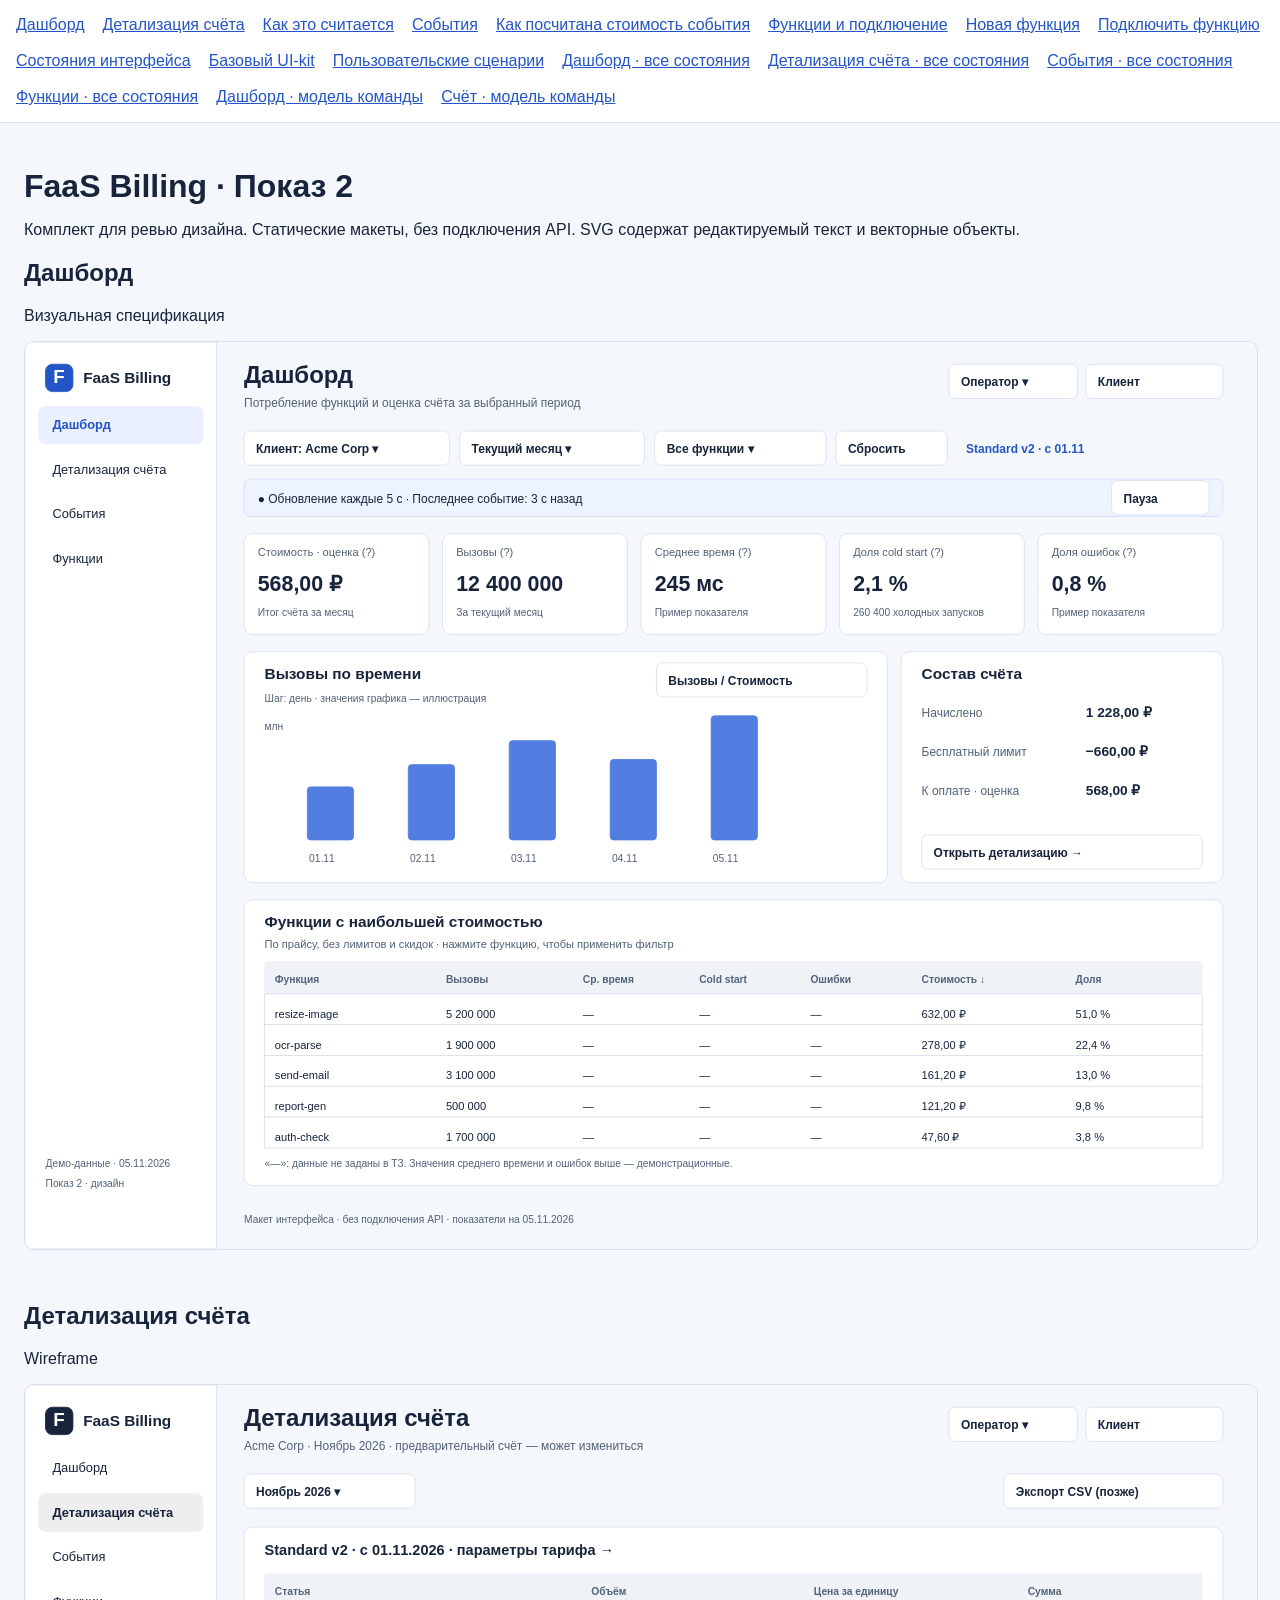
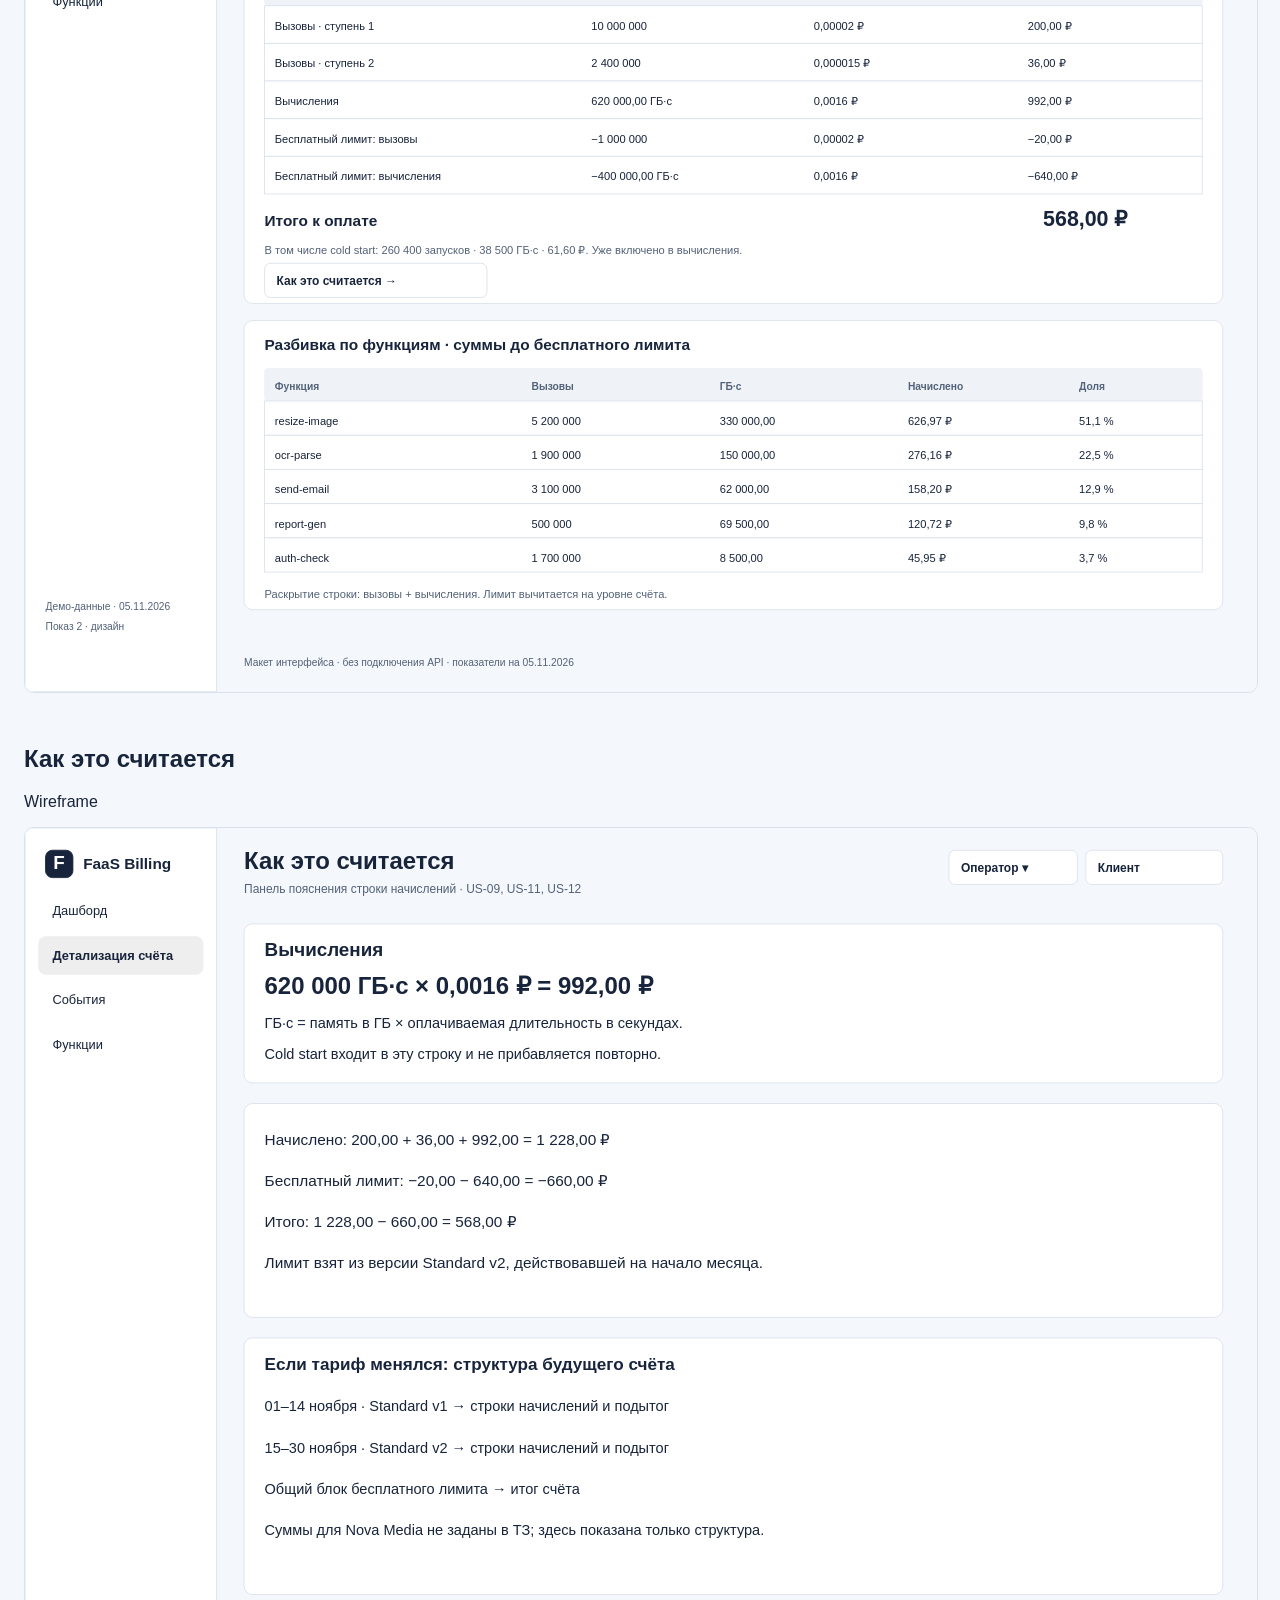
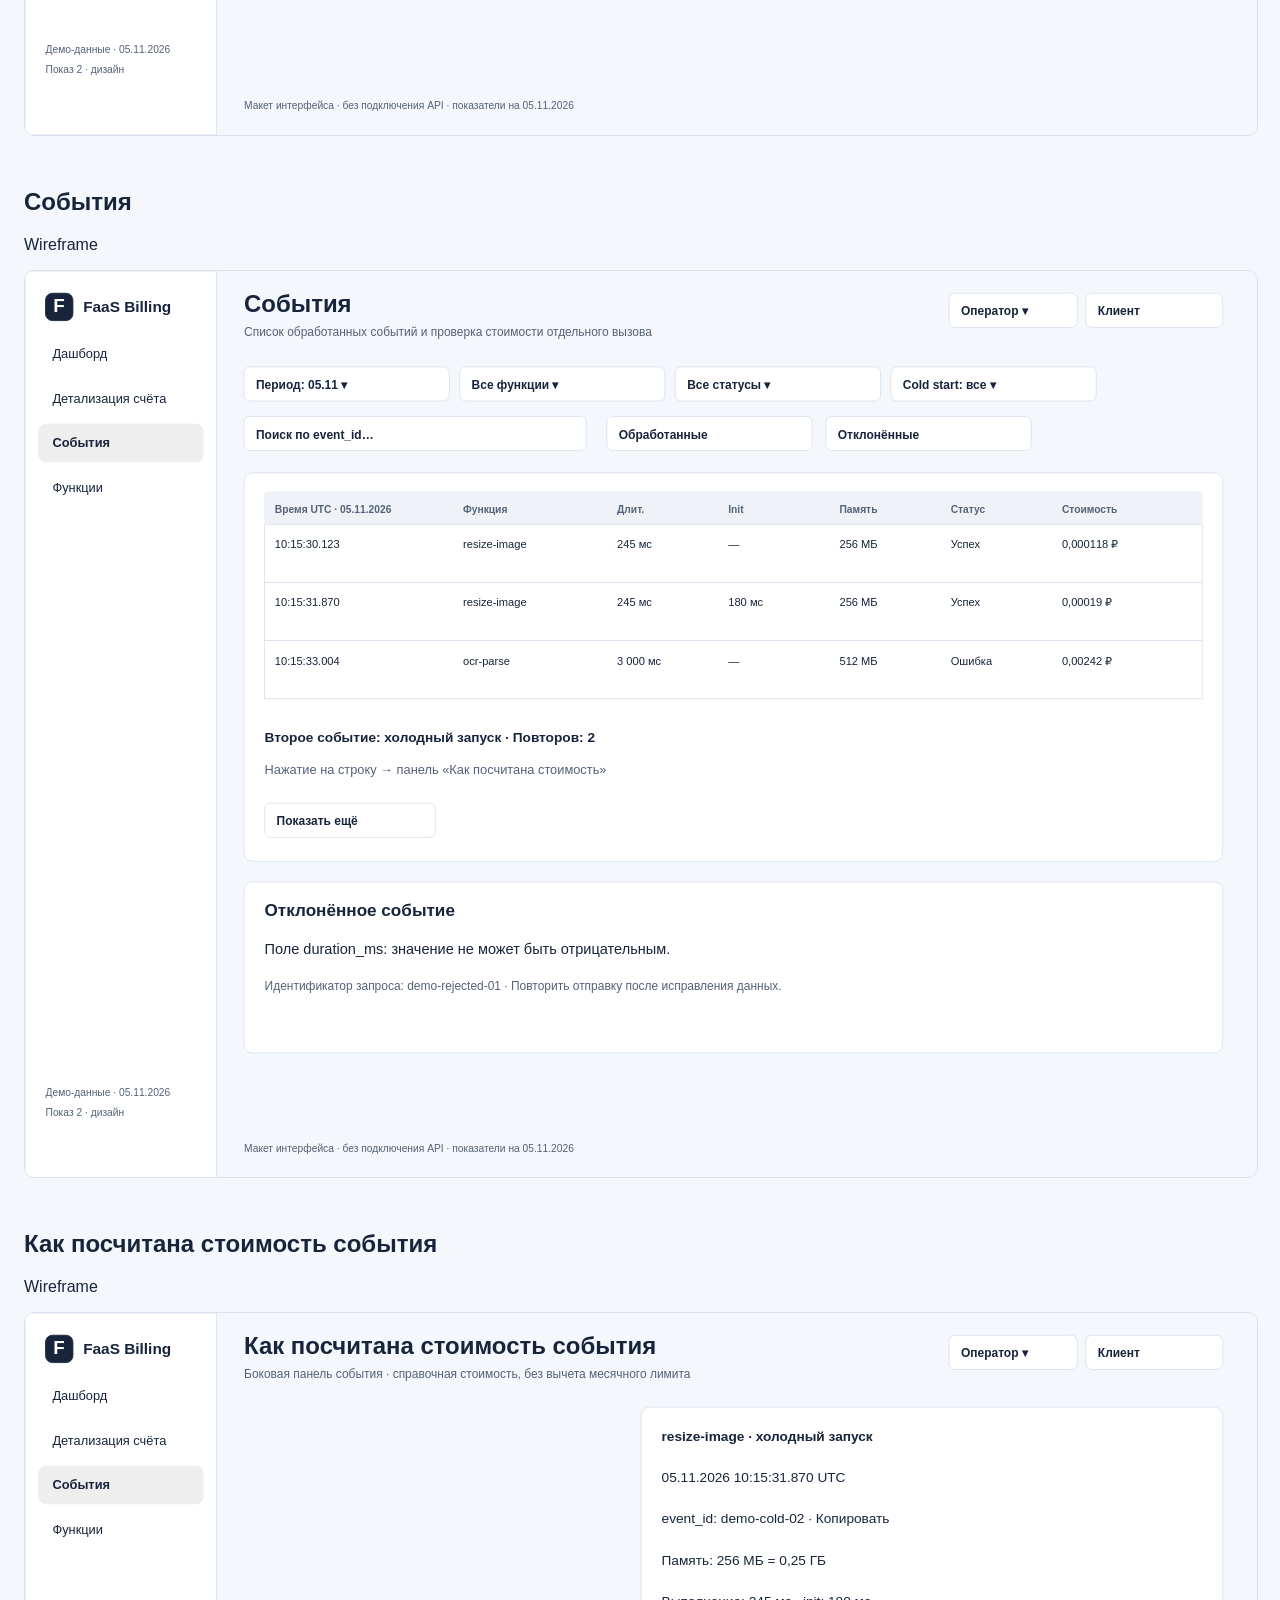
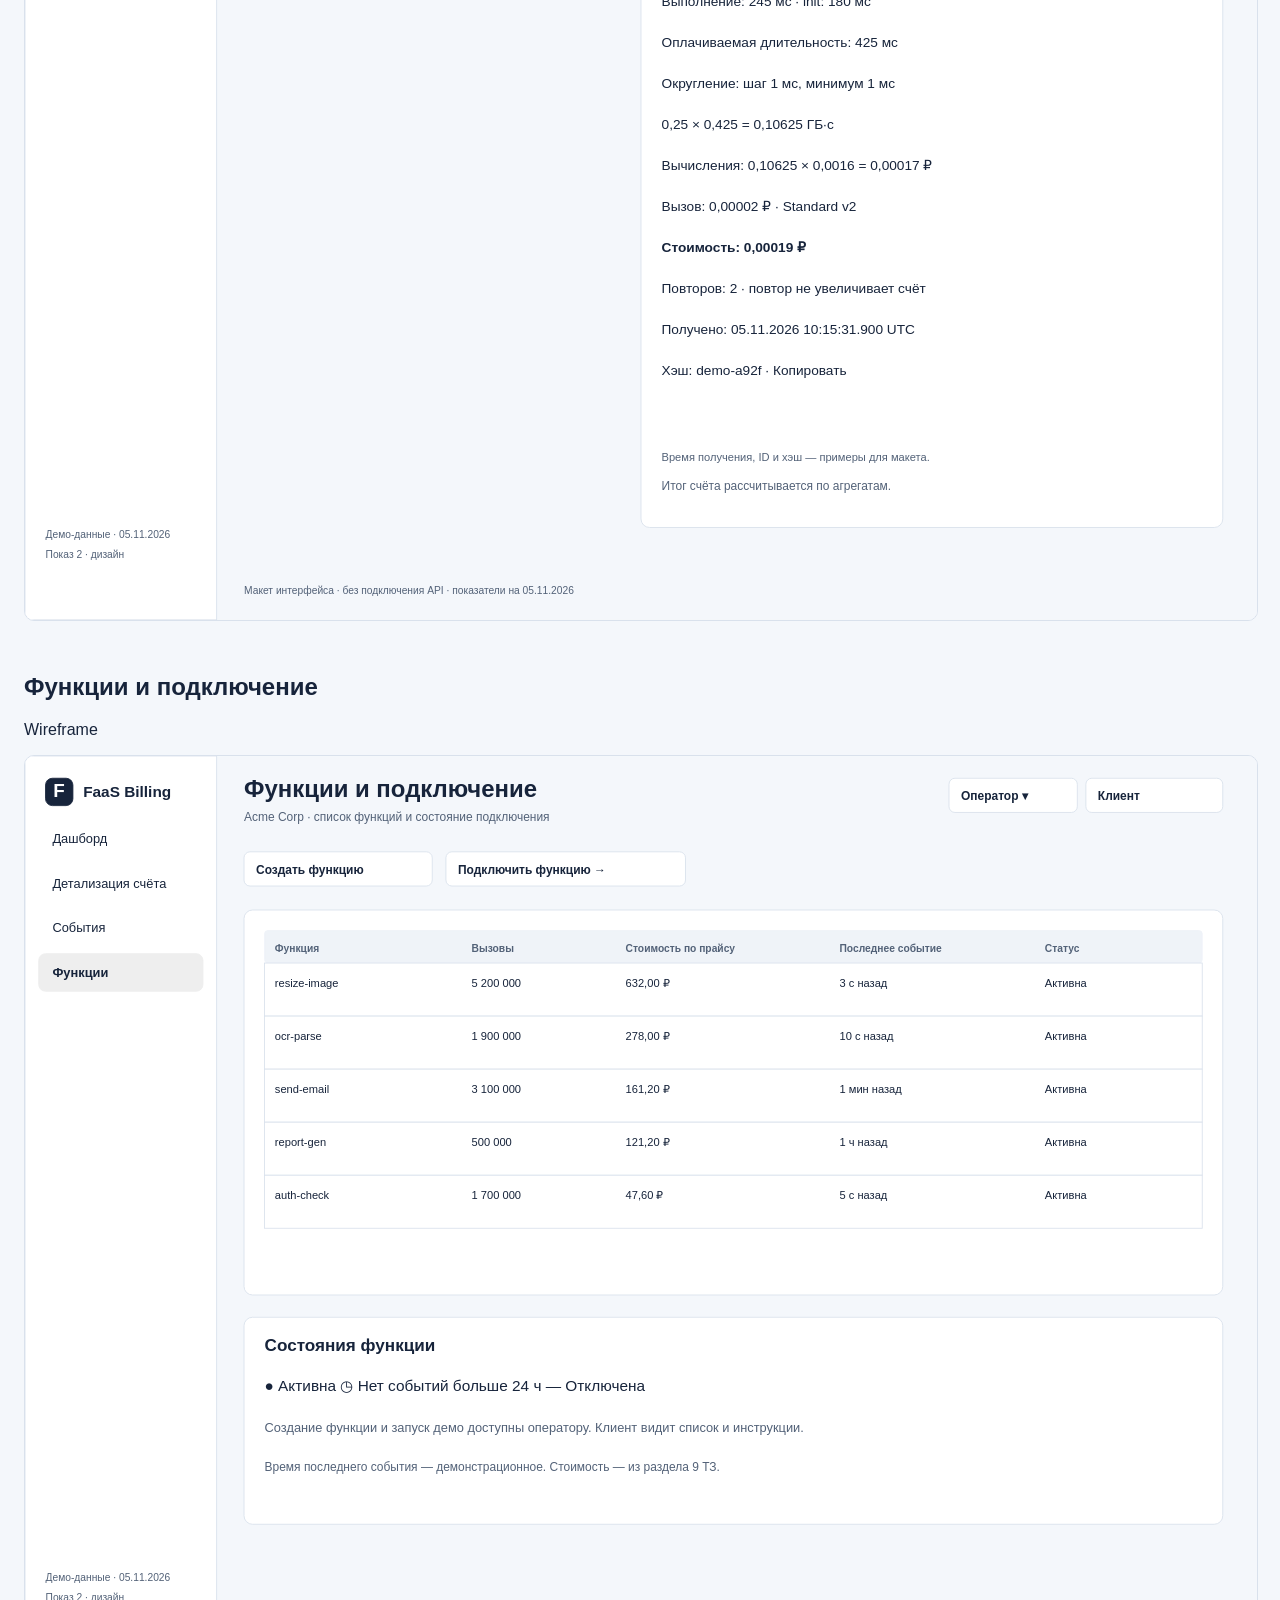
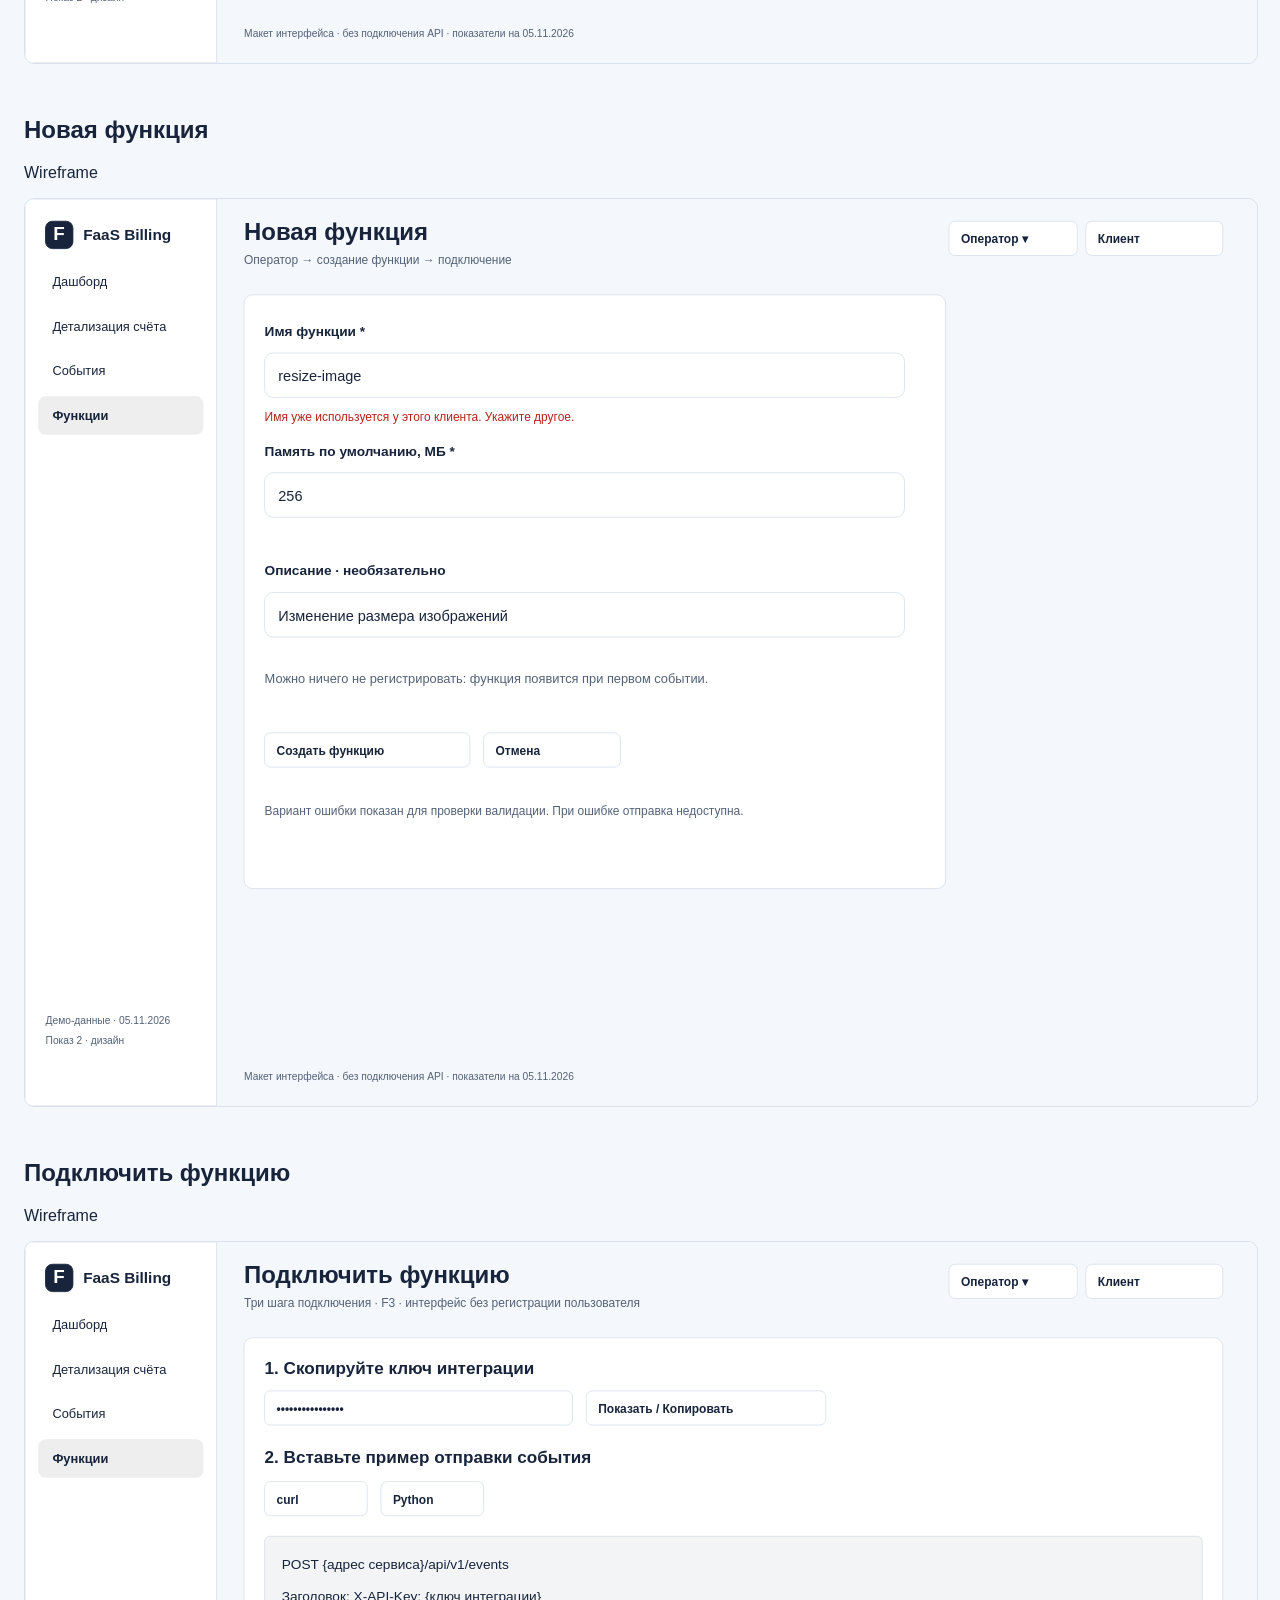
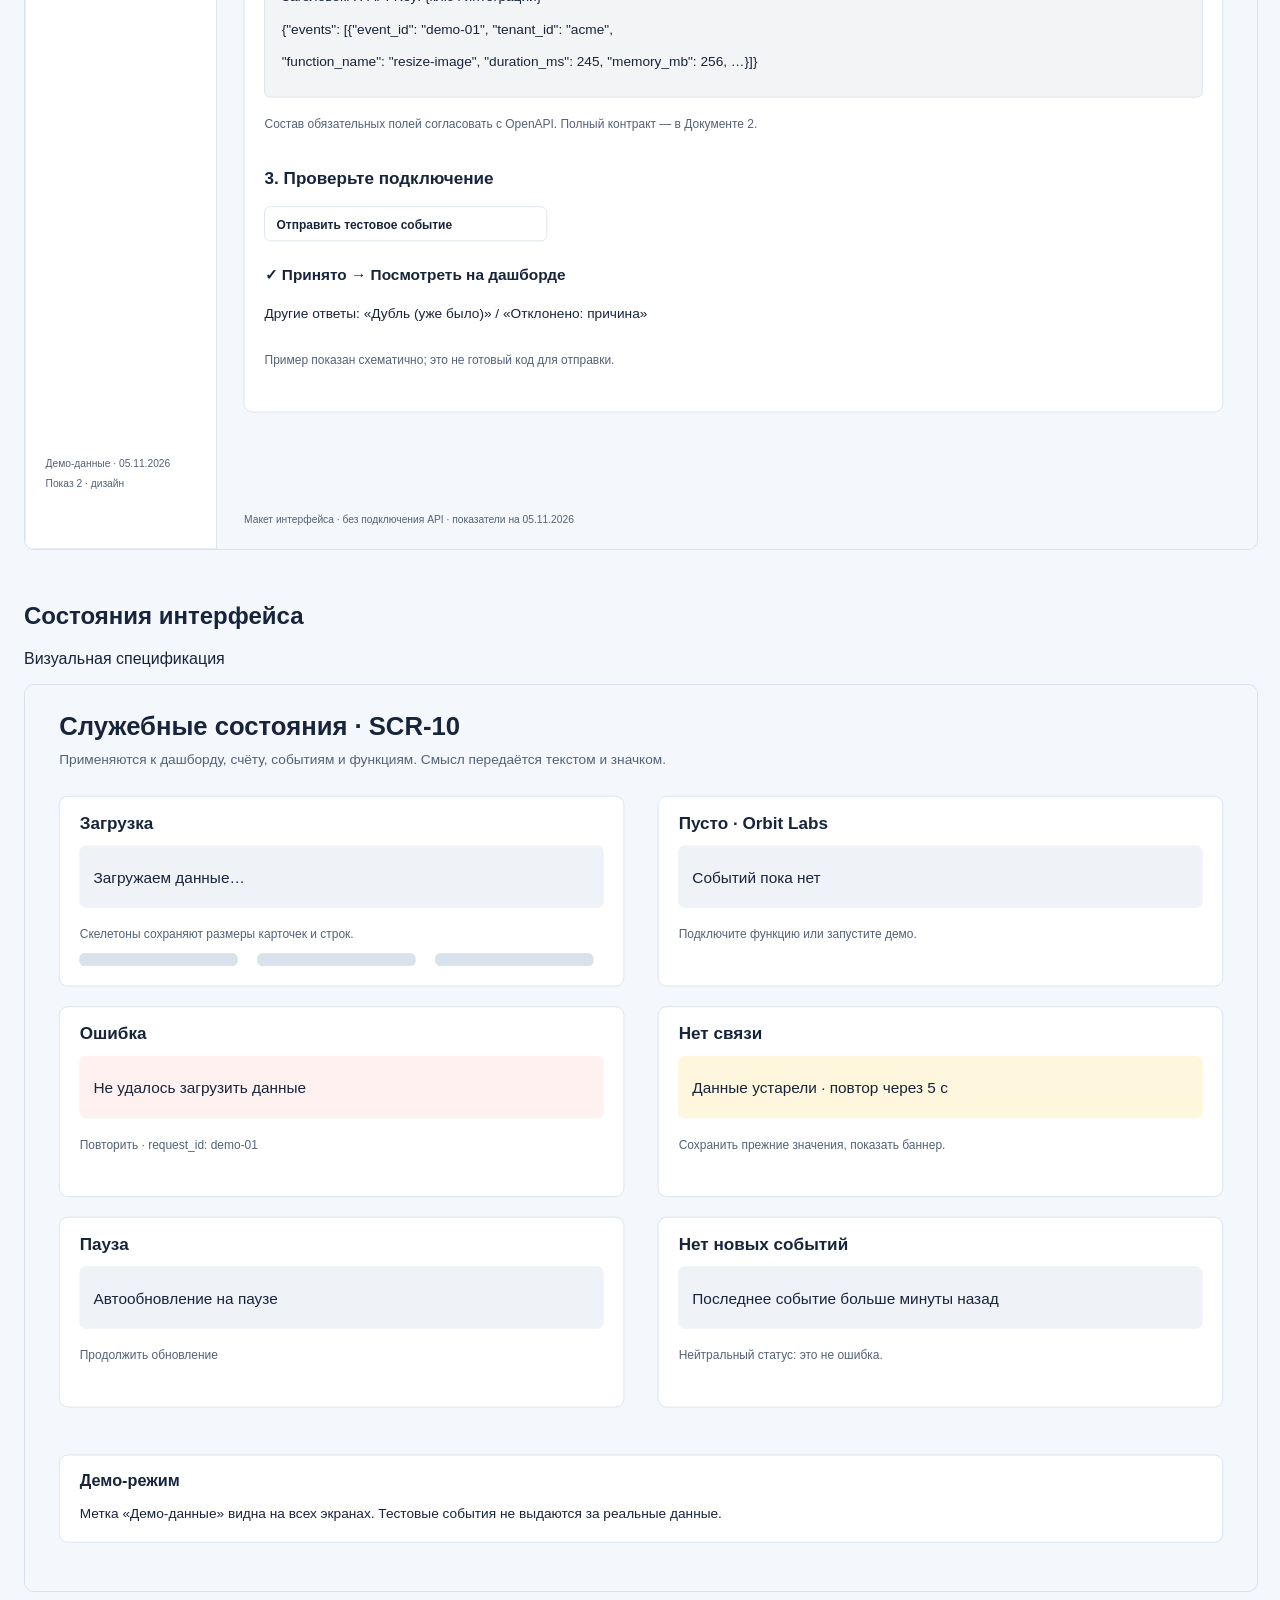
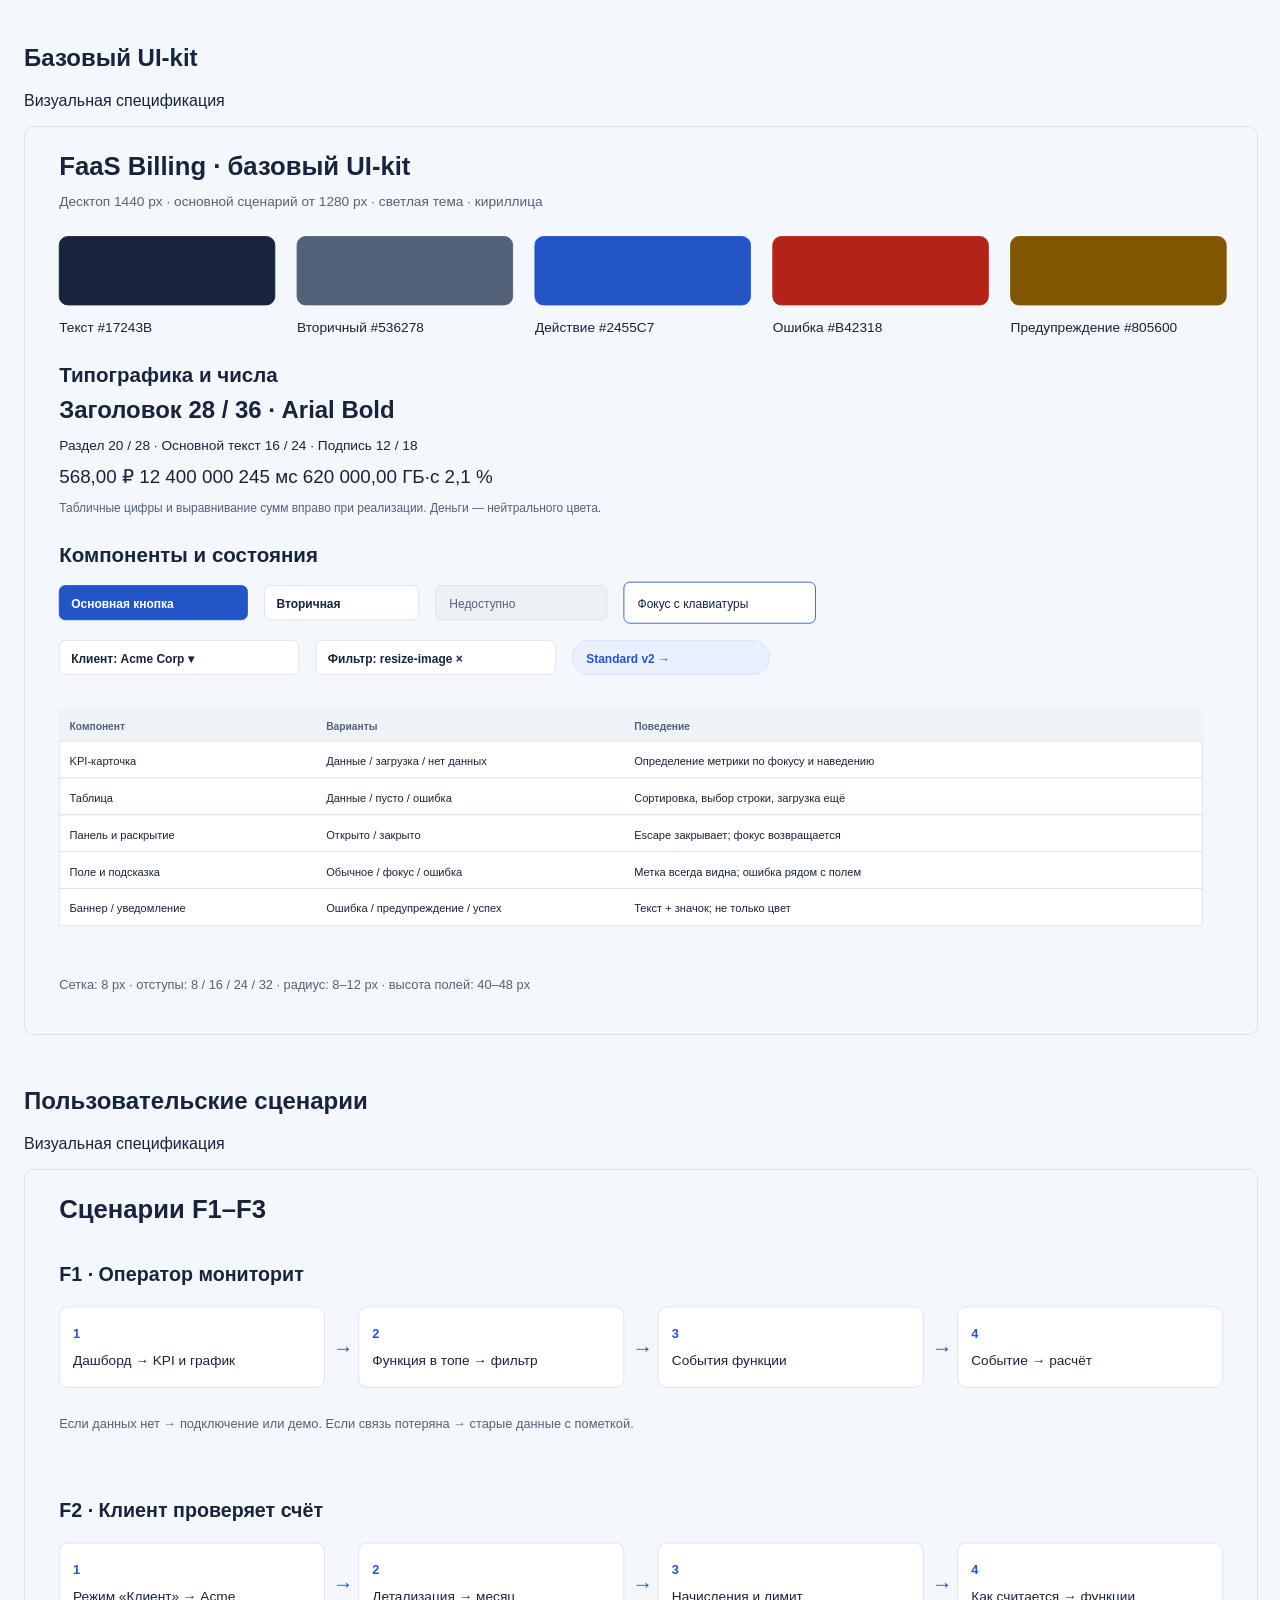
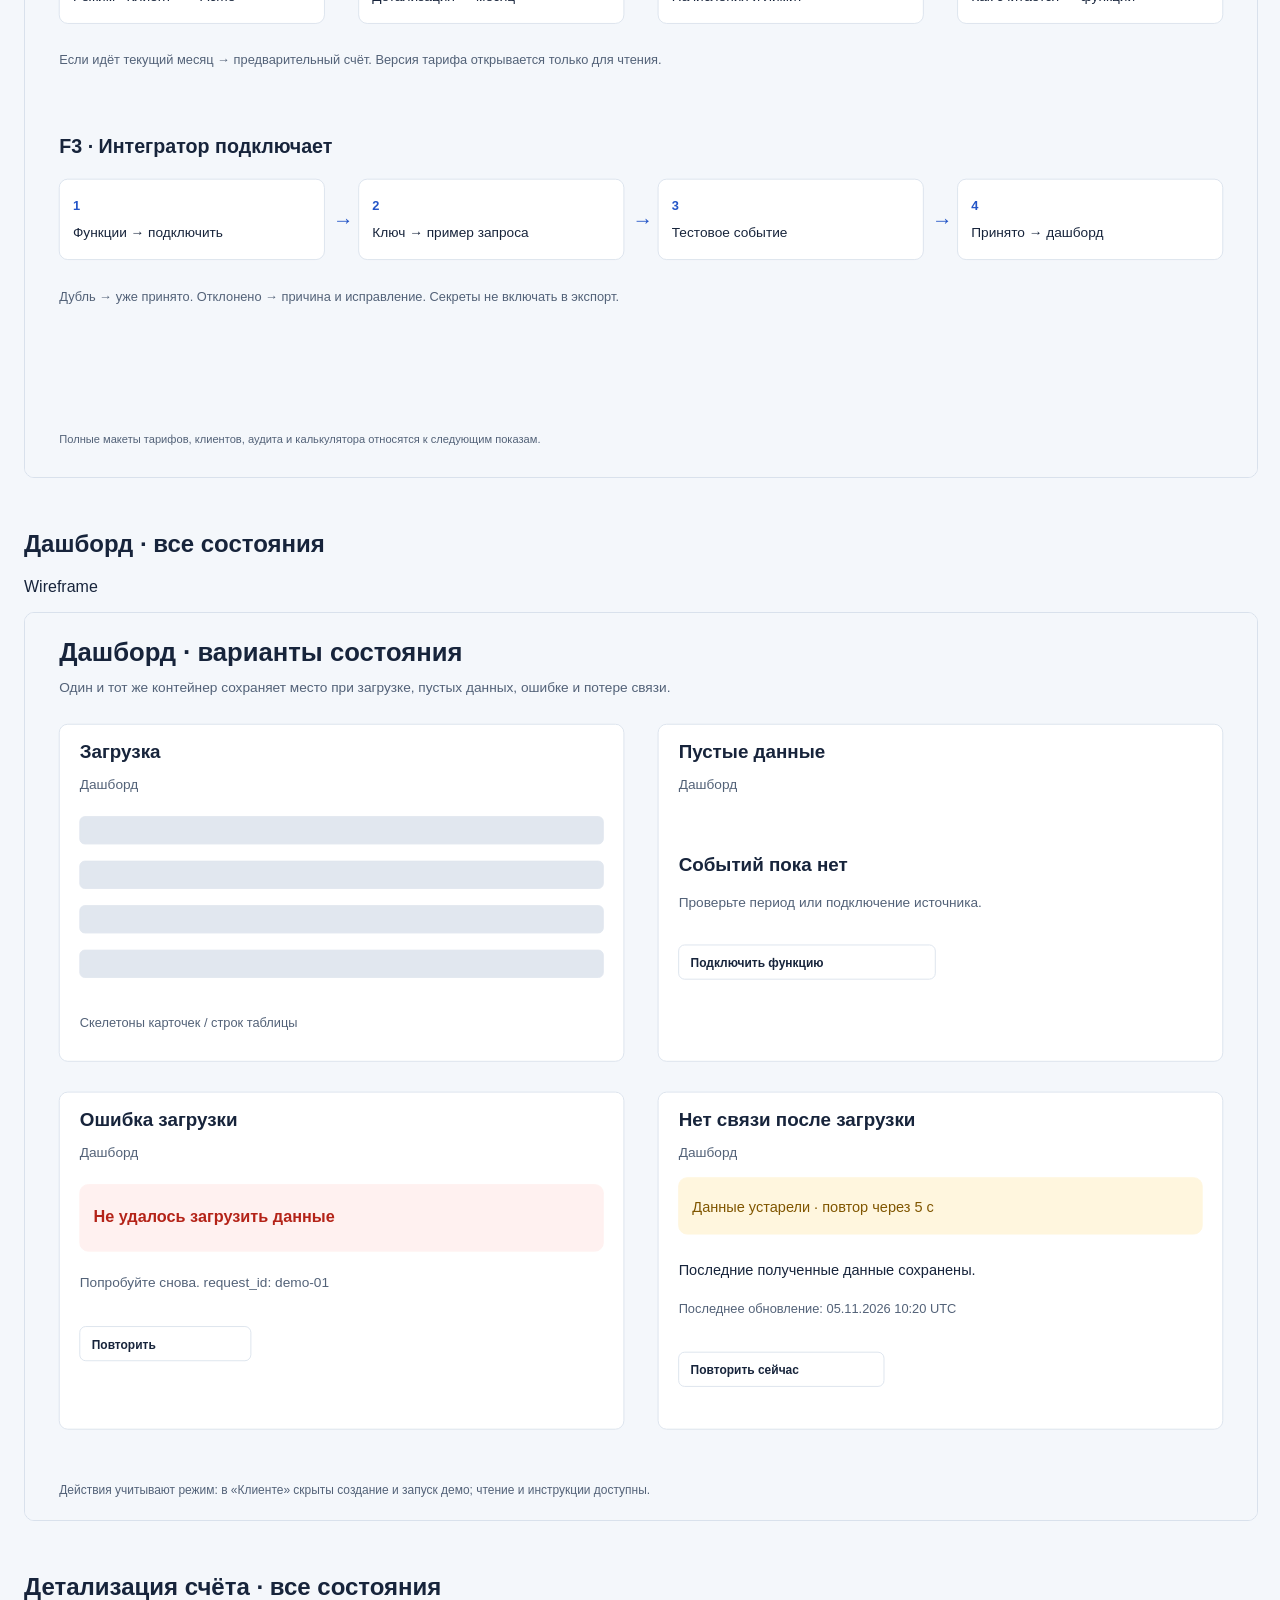
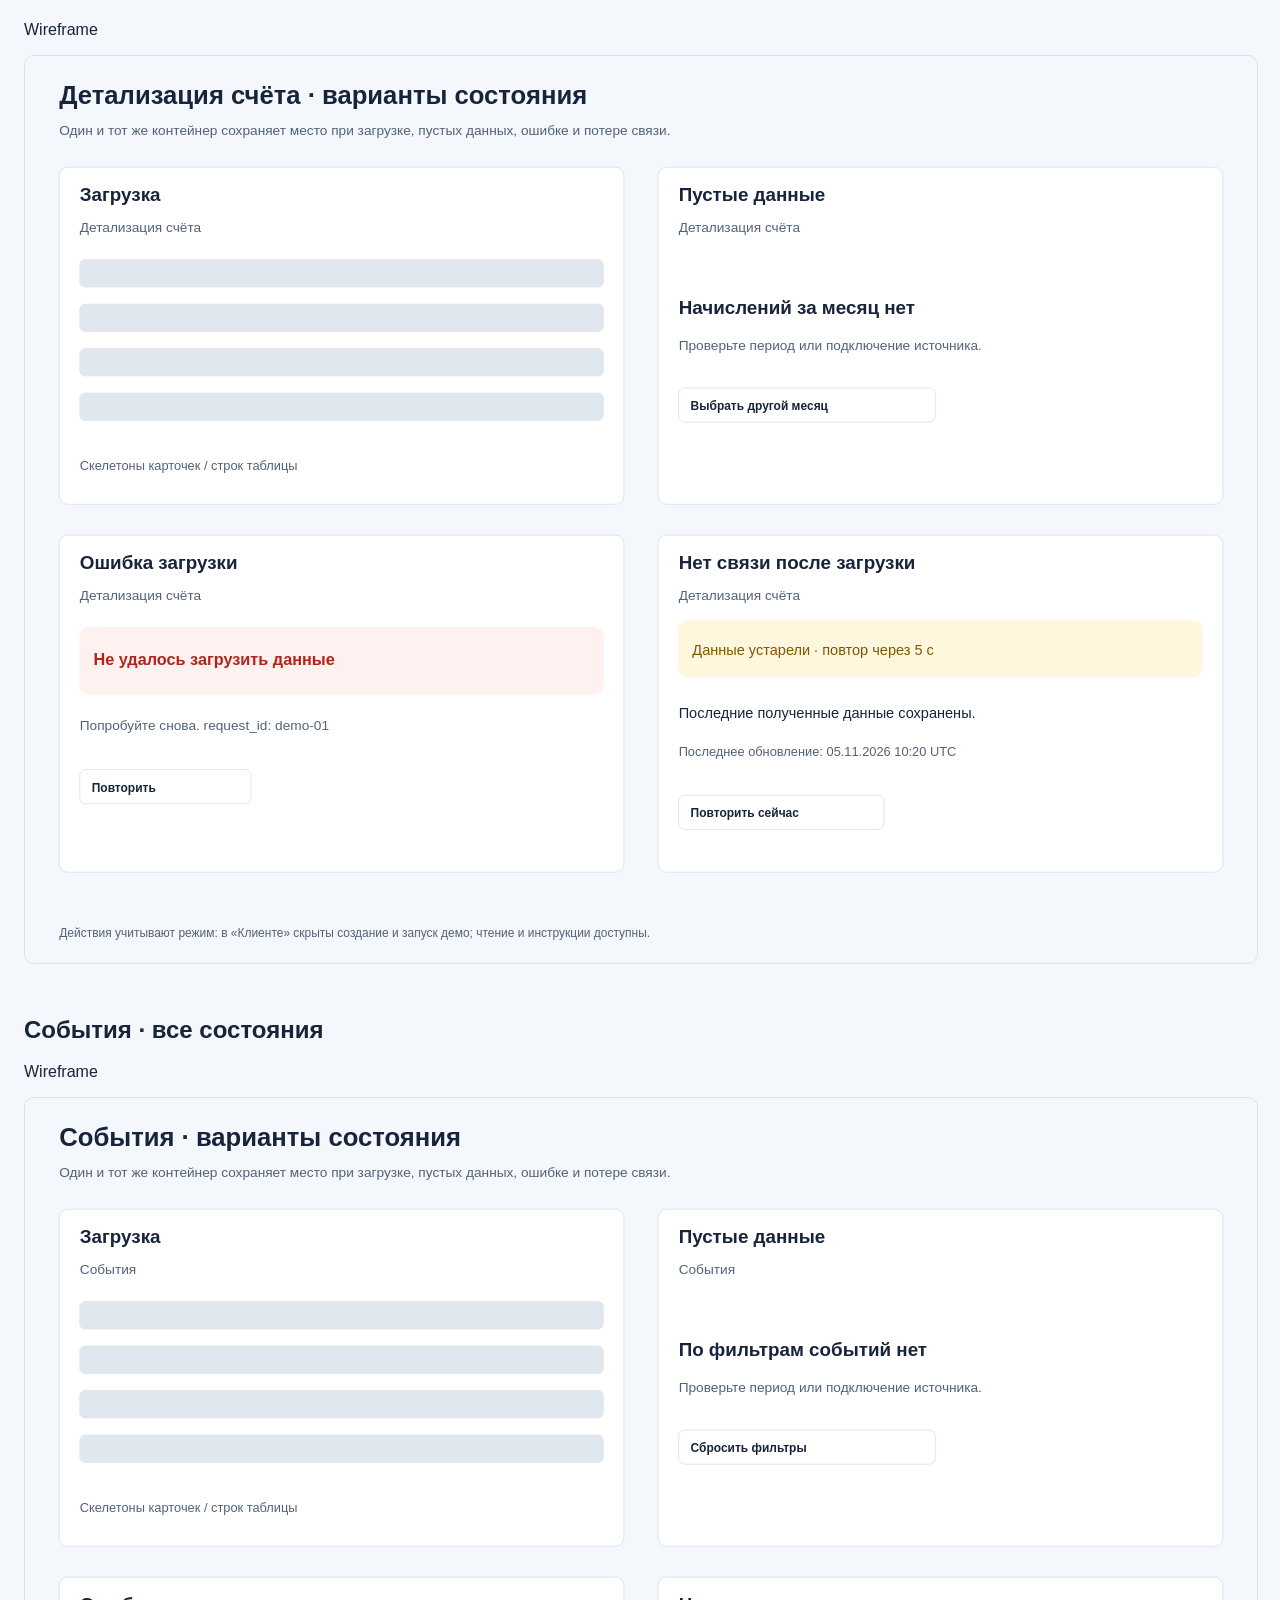
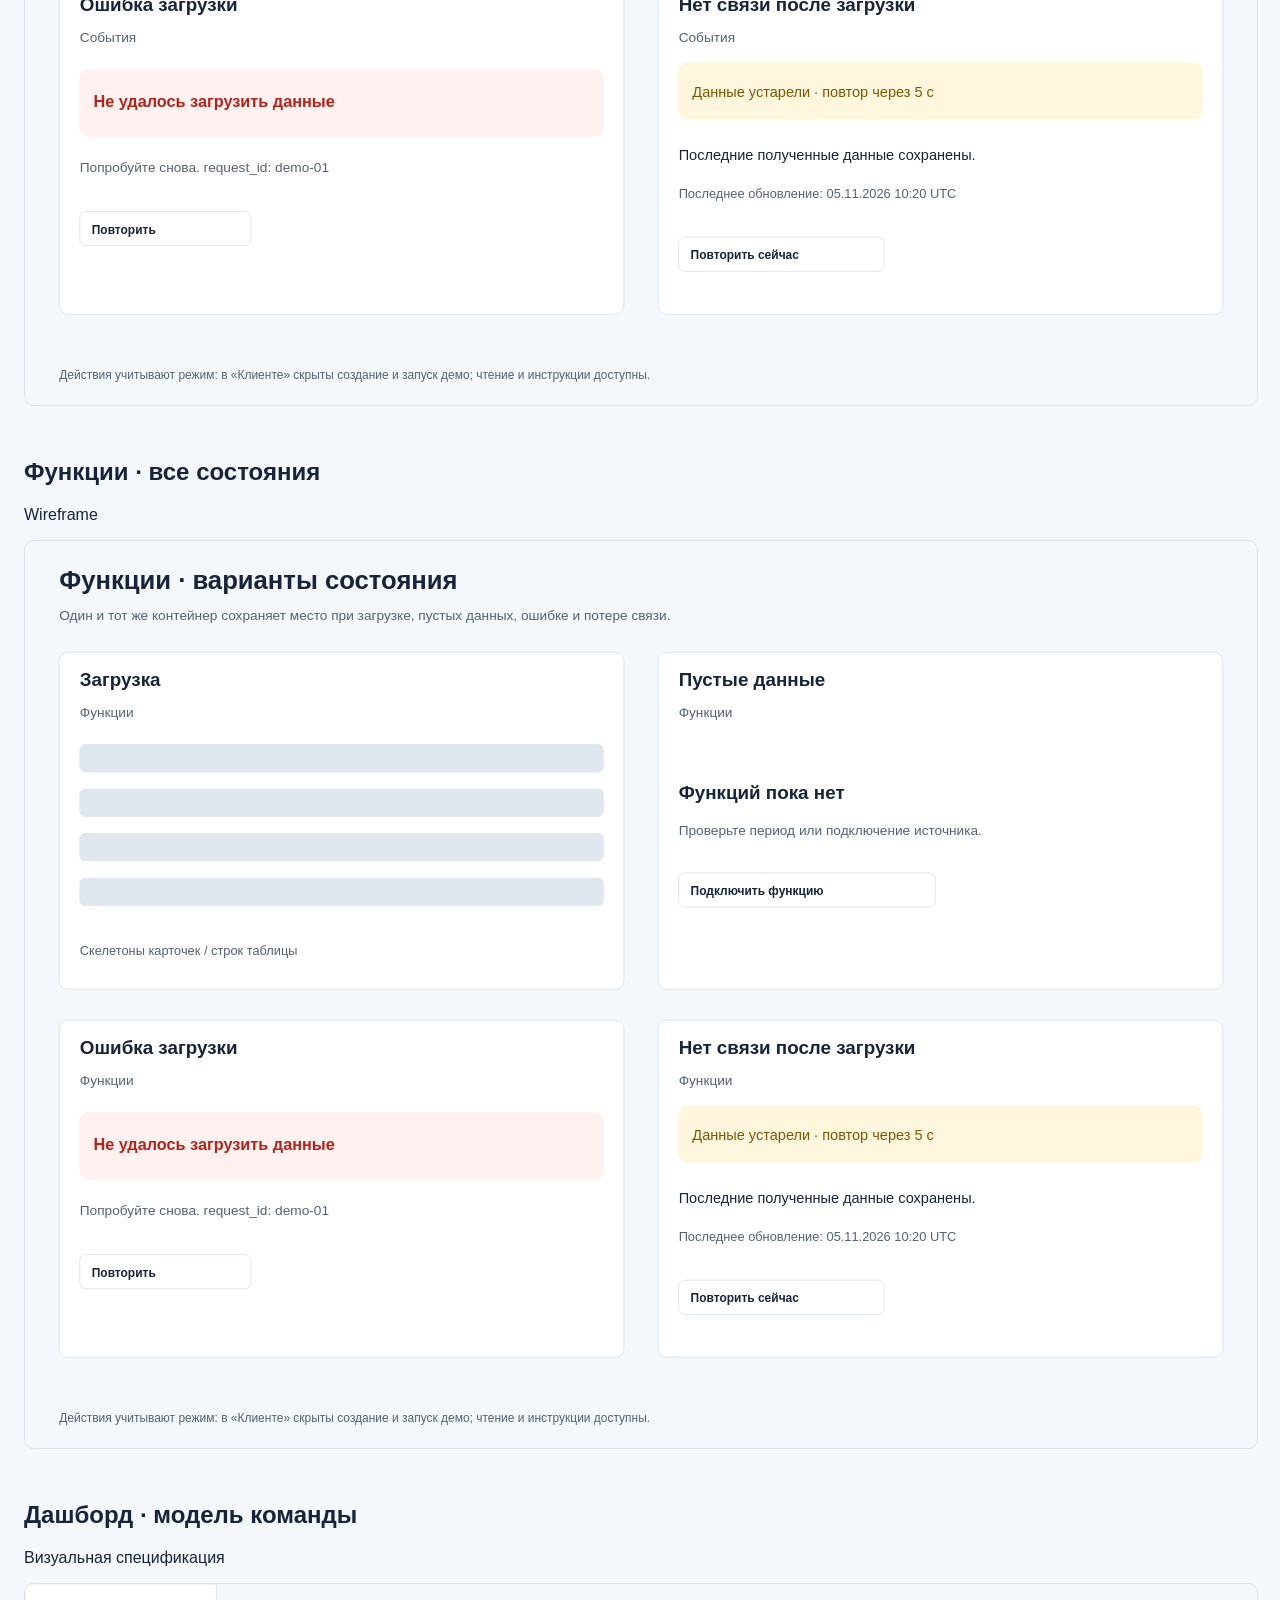
<file: docs/design/index.html>
<!doctype html><html lang="ru"><meta charset="utf-8"><title>FaaS Billing · Показ 2</title><style>body{margin:0;background:#f4f7fb;color:#17243b;font:16px Arial}nav{position:sticky;top:0;background:white;padding:16px;display:flex;gap:18px;flex-wrap:wrap;border-bottom:1px solid #d9e1ec;z-index:1}a{color:#2455c7}a:focus-visible{outline:3px solid #2455c7}main{padding:24px}section{scroll-margin-top:180px;margin-bottom:48px}svg{width:100%;height:auto;max-width:1440px;border:1px solid #d9e1ec;border-radius:10px}h1{margin-bottom:8px}</style><nav><a href="#01-dashboard">Дашборд</a><a href="#02-statement">Детализация счёта</a><a href="#03-calculation">Как это считается</a><a href="#04-events">События</a><a href="#05-event-panel">Как посчитана стоимость события</a><a href="#06-functions">Функции и подключение</a><a href="#07-create-function">Новая функция</a><a href="#08-connect">Подключить функцию</a><a href="#09-states">Состояния интерфейса</a><a href="#10-ui-kit">Базовый UI-kit</a><a href="#11-user-flows">Пользовательские сценарии</a><a href="#12-states">Дашборд · все состояния</a><a href="#13-states">Детализация счёта · все состояния</a><a href="#14-states">События · все состояния</a><a href="#15-states">Функции · все состояния</a><a href="#16-team-dashboard">Дашборд · модель команды</a><a href="#17-team-invoice">Счёт · модель команды</a></nav><main><h1>FaaS Billing · Показ 2</h1><p>Комплект для ревью дизайна. Статические макеты, без подключения API. SVG содержат редактируемый текст и векторные объекты.</p><section id="01-dashboard"><h2>Дашборд</h2><p>Визуальная спецификация</p><svg xmlns="http://www.w3.org/2000/svg" width="1440" height="1060" viewBox="0 0 1440 1060"><title>Дашборд</title><rect x="0" y="0" width="1440" height="1060" rx="0" fill="#F4F7FB" stroke="#F4F7FB"/><rect x="0" y="0" width="224" height="1060" rx="0" fill="white" stroke="#D9E1EC"/><rect x="24" y="26" width="32" height="32" rx="8" fill="#2455C7" stroke="#2455C7"/><text x="33" y="48" font-family="Arial" font-size="22" fill="white" font-weight="700">F</text><text x="68" y="48" font-family="Arial" font-size="18" fill="#17243B" font-weight="700">FaaS Billing</text><rect x="16" y="75" width="192" height="44" rx="8" fill="#EAF0FF" stroke="#EAF0FF"/><text x="32" y="102" font-family="Arial" font-size="15" fill="#2455C7" font-weight="700">Дашборд</text><text x="32" y="154" font-family="Arial" font-size="15" fill="#17243B" font-weight="400">Детализация счёта</text><text x="32" y="206" font-family="Arial" font-size="15" fill="#17243B" font-weight="400">События</text><text x="32" y="258" font-family="Arial" font-size="15" fill="#17243B" font-weight="400">Функции</text><text x="24" y="964" font-family="Arial" font-size="12" fill="#536278" font-weight="400">Демо-данные · 05.11.2026</text><text x="24" y="988" font-family="Arial" font-size="12" fill="#536278" font-weight="400">Показ 2 · дизайн</text><text x="256" y="48" font-family="Arial" font-size="28" fill="#17243B" font-weight="700">Дашборд</text><text x="256" y="76" font-family="Arial" font-size="14" fill="#536278" font-weight="400">Потребление функций и оценка счёта за выбранный период</text><rect x="1080" y="26" width="150" height="40" rx="7" fill="white" stroke="#D9E1EC"/><text x="1094" y="52" font-family="Arial" font-size="14" fill="#17243B" font-weight="700">Оператор ▾</text><rect x="1240" y="26" width="160" height="40" rx="7" fill="white" stroke="#D9E1EC"/><text x="1254" y="52" font-family="Arial" font-size="14" fill="#17243B" font-weight="700">Клиент</text><text x="256" y="1030" font-family="Arial" font-size="12" fill="#536278" font-weight="400">Макет интерфейса · без подключения API · показатели на 05.11.2026</text><rect x="256" y="104" width="240" height="40" rx="7" fill="white" stroke="#D9E1EC"/><text x="270" y="130" font-family="Arial" font-size="14" fill="#17243B" font-weight="700">Клиент: Acme Corp ▾</text><rect x="508" y="104" width="216" height="40" rx="7" fill="white" stroke="#D9E1EC"/><text x="522" y="130" font-family="Arial" font-size="14" fill="#17243B" font-weight="700">Текущий месяц ▾</text><rect x="736" y="104" width="200" height="40" rx="7" fill="white" stroke="#D9E1EC"/><text x="750" y="130" font-family="Arial" font-size="14" fill="#17243B" font-weight="700">Все функции ▾</text><rect x="948" y="104" width="130" height="40" rx="7" fill="white" stroke="#D9E1EC"/><text x="962" y="130" font-family="Arial" font-size="14" fill="#17243B" font-weight="700">Сбросить</text><text x="1100" y="130" font-family="Arial" font-size="14" fill="#2455C7" font-weight="700">Standard v2 · с 01.11</text><rect x="256" y="160" width="1144" height="44" rx="7" fill="#EDF3FF" stroke="#D3DFFD"/><text x="272" y="188" font-family="Arial" font-size="14" fill="#17243B" font-weight="400">● Обновление каждые 5 с · Последнее событие: 3 с назад</text><rect x="1270" y="162" width="114" height="40" rx="7" fill="white" stroke="#D9E1EC"/><text x="1284" y="188" font-family="Arial" font-size="14" fill="#17243B" font-weight="700">Пауза</text><rect x="256" y="224" width="216" height="118" rx="10" fill="white" stroke="#D9E1EC"/><text x="272" y="250" font-family="Arial" font-size="13" fill="#536278" font-weight="400">Стоимость · оценка (?)</text><text x="272" y="291" font-family="Arial" font-size="25" fill="#17243B" font-weight="700">568,00 ₽</text><text x="272" y="320" font-family="Arial" font-size="12" fill="#536278" font-weight="400">Итог счёта за месяц</text><rect x="488" y="224" width="216" height="118" rx="10" fill="white" stroke="#D9E1EC"/><text x="504" y="250" font-family="Arial" font-size="13" fill="#536278" font-weight="400">Вызовы (?)</text><text x="504" y="291" font-family="Arial" font-size="25" fill="#17243B" font-weight="700">12 400 000</text><text x="504" y="320" font-family="Arial" font-size="12" fill="#536278" font-weight="400">За текущий месяц</text><rect x="720" y="224" width="216" height="118" rx="10" fill="white" stroke="#D9E1EC"/><text x="736" y="250" font-family="Arial" font-size="13" fill="#536278" font-weight="400">Среднее время (?)</text><text x="736" y="291" font-family="Arial" font-size="25" fill="#17243B" font-weight="700">245 мс</text><text x="736" y="320" font-family="Arial" font-size="12" fill="#536278" font-weight="400">Пример показателя</text><rect x="952" y="224" width="216" height="118" rx="10" fill="white" stroke="#D9E1EC"/><text x="968" y="250" font-family="Arial" font-size="13" fill="#536278" font-weight="400">Доля cold start (?)</text><text x="968" y="291" font-family="Arial" font-size="25" fill="#17243B" font-weight="700">2,1 %</text><text x="968" y="320" font-family="Arial" font-size="12" fill="#536278" font-weight="400">260 400 холодных запусков</text><rect x="1184" y="224" width="216" height="118" rx="10" fill="white" stroke="#D9E1EC"/><text x="1200" y="250" font-family="Arial" font-size="13" fill="#536278" font-weight="400">Доля ошибок (?)</text><text x="1200" y="291" font-family="Arial" font-size="25" fill="#17243B" font-weight="700">0,8 %</text><text x="1200" y="320" font-family="Arial" font-size="12" fill="#536278" font-weight="400">Пример показателя</text><rect x="256" y="362" width="752" height="270" rx="10" fill="white" stroke="#D9E1EC"/><text x="280" y="394" font-family="Arial" font-size="18" fill="#17243B" font-weight="700">Вызовы по времени</text><rect x="738" y="375" width="246" height="40" rx="7" fill="white" stroke="#D9E1EC"/><text x="752" y="401" font-family="Arial" font-size="14" fill="#17243B" font-weight="700">Вызовы / Стоимость</text><text x="280" y="421" font-family="Arial" font-size="12" fill="#536278" font-weight="400">Шаг: день · значения графика — иллюстрация</text><rect x="330" y="520" width="54" height="62" rx="4" fill="#537DE0" stroke="#537DE0"/><text x="332" y="608" font-family="Arial" font-size="12" fill="#536278" font-weight="400">01.11</text><rect x="448" y="494" width="54" height="88" rx="4" fill="#537DE0" stroke="#537DE0"/><text x="450" y="608" font-family="Arial" font-size="12" fill="#536278" font-weight="400">02.11</text><rect x="566" y="466" width="54" height="116" rx="4" fill="#537DE0" stroke="#537DE0"/><text x="568" y="608" font-family="Arial" font-size="12" fill="#536278" font-weight="400">03.11</text><rect x="684" y="488" width="54" height="94" rx="4" fill="#537DE0" stroke="#537DE0"/><text x="686" y="608" font-family="Arial" font-size="12" fill="#536278" font-weight="400">04.11</text><rect x="802" y="437" width="54" height="145" rx="4" fill="#537DE0" stroke="#537DE0"/><text x="804" y="608" font-family="Arial" font-size="12" fill="#536278" font-weight="400">05.11</text><text x="280" y="453" font-family="Arial" font-size="12" fill="#536278" font-weight="400">млн</text><rect x="1024" y="362" width="376" height="270" rx="10" fill="white" stroke="#D9E1EC"/><text x="1048" y="394" font-family="Arial" font-size="18" fill="#17243B" font-weight="700">Состав счёта</text><text x="1048" y="438" font-family="Arial" font-size="14" fill="#536278" font-weight="400">Начислено</text><text x="1240" y="438" font-family="Arial" font-size="16" fill="#17243B" font-weight="700">1 228,00 ₽</text><text x="1048" y="484" font-family="Arial" font-size="14" fill="#536278" font-weight="400">Бесплатный лимит</text><text x="1240" y="484" font-family="Arial" font-size="16" fill="#17243B" font-weight="700">−660,00 ₽</text><text x="1048" y="530" font-family="Arial" font-size="14" fill="#536278" font-weight="400">К оплате · оценка</text><text x="1240" y="530" font-family="Arial" font-size="16" fill="#17243B" font-weight="700">568,00 ₽</text><rect x="1048" y="576" width="328" height="40" rx="7" fill="white" stroke="#D9E1EC"/><text x="1062" y="602" font-family="Arial" font-size="14" fill="#17243B" font-weight="700">Открыть детализацию →</text><rect x="256" y="652" width="1144" height="334" rx="10" fill="white" stroke="#D9E1EC"/><text x="280" y="684" font-family="Arial" font-size="18" fill="#17243B" font-weight="700">Функции с наибольшей стоимостью</text><text x="280" y="708" font-family="Arial" font-size="13" fill="#536278" font-weight="400">По прайсу, без лимитов и скидок · нажмите функцию, чтобы применить фильтр</text><rect x="280" y="724" width="1096" height="38" rx="4" fill="#EFF3F8" stroke="#EFF3F8"/><text x="292" y="749" font-family="Arial" font-size="12" fill="#536278" font-weight="700">Функция</text><text x="492" y="749" font-family="Arial" font-size="12" fill="#536278" font-weight="700">Вызовы</text><text x="652" y="749" font-family="Arial" font-size="12" fill="#536278" font-weight="700">Ср. время</text><text x="788" y="749" font-family="Arial" font-size="12" fill="#536278" font-weight="700">Cold start</text><text x="918" y="749" font-family="Arial" font-size="12" fill="#536278" font-weight="700">Ошибки</text><text x="1048" y="749" font-family="Arial" font-size="12" fill="#536278" font-weight="700">Стоимость ↓</text><text x="1228" y="749" font-family="Arial" font-size="12" fill="#536278" font-weight="700">Доля</text><rect x="280" y="762" width="1096" height="36" rx="0" fill="white" stroke="#D9E1EC"/><text x="292" y="790" font-family="Arial" font-size="13" fill="#17243B" font-weight="400">resize-image</text><text x="492" y="790" font-family="Arial" font-size="13" fill="#17243B" font-weight="400">5 200 000</text><text x="652" y="790" font-family="Arial" font-size="13" fill="#17243B" font-weight="400">—</text><text x="788" y="790" font-family="Arial" font-size="13" fill="#17243B" font-weight="400">—</text><text x="918" y="790" font-family="Arial" font-size="13" fill="#17243B" font-weight="400">—</text><text x="1048" y="790" font-family="Arial" font-size="13" fill="#17243B" font-weight="400">632,00 ₽</text><text x="1228" y="790" font-family="Arial" font-size="13" fill="#17243B" font-weight="400">51,0 %</text><rect x="280" y="798" width="1096" height="36" rx="0" fill="white" stroke="#D9E1EC"/><text x="292" y="826" font-family="Arial" font-size="13" fill="#17243B" font-weight="400">ocr-parse</text><text x="492" y="826" font-family="Arial" font-size="13" fill="#17243B" font-weight="400">1 900 000</text><text x="652" y="826" font-family="Arial" font-size="13" fill="#17243B" font-weight="400">—</text><text x="788" y="826" font-family="Arial" font-size="13" fill="#17243B" font-weight="400">—</text><text x="918" y="826" font-family="Arial" font-size="13" fill="#17243B" font-weight="400">—</text><text x="1048" y="826" font-family="Arial" font-size="13" fill="#17243B" font-weight="400">278,00 ₽</text><text x="1228" y="826" font-family="Arial" font-size="13" fill="#17243B" font-weight="400">22,4 %</text><rect x="280" y="834" width="1096" height="36" rx="0" fill="white" stroke="#D9E1EC"/><text x="292" y="862" font-family="Arial" font-size="13" fill="#17243B" font-weight="400">send-email</text><text x="492" y="862" font-family="Arial" font-size="13" fill="#17243B" font-weight="400">3 100 000</text><text x="652" y="862" font-family="Arial" font-size="13" fill="#17243B" font-weight="400">—</text><text x="788" y="862" font-family="Arial" font-size="13" fill="#17243B" font-weight="400">—</text><text x="918" y="862" font-family="Arial" font-size="13" fill="#17243B" font-weight="400">—</text><text x="1048" y="862" font-family="Arial" font-size="13" fill="#17243B" font-weight="400">161,20 ₽</text><text x="1228" y="862" font-family="Arial" font-size="13" fill="#17243B" font-weight="400">13,0 %</text><rect x="280" y="870" width="1096" height="36" rx="0" fill="white" stroke="#D9E1EC"/><text x="292" y="898" font-family="Arial" font-size="13" fill="#17243B" font-weight="400">report-gen</text><text x="492" y="898" font-family="Arial" font-size="13" fill="#17243B" font-weight="400">500 000</text><text x="652" y="898" font-family="Arial" font-size="13" fill="#17243B" font-weight="400">—</text><text x="788" y="898" font-family="Arial" font-size="13" fill="#17243B" font-weight="400">—</text><text x="918" y="898" font-family="Arial" font-size="13" fill="#17243B" font-weight="400">—</text><text x="1048" y="898" font-family="Arial" font-size="13" fill="#17243B" font-weight="400">121,20 ₽</text><text x="1228" y="898" font-family="Arial" font-size="13" fill="#17243B" font-weight="400">9,8 %</text><rect x="280" y="906" width="1096" height="36" rx="0" fill="white" stroke="#D9E1EC"/><text x="292" y="934" font-family="Arial" font-size="13" fill="#17243B" font-weight="400">auth-check</text><text x="492" y="934" font-family="Arial" font-size="13" fill="#17243B" font-weight="400">1 700 000</text><text x="652" y="934" font-family="Arial" font-size="13" fill="#17243B" font-weight="400">—</text><text x="788" y="934" font-family="Arial" font-size="13" fill="#17243B" font-weight="400">—</text><text x="918" y="934" font-family="Arial" font-size="13" fill="#17243B" font-weight="400">—</text><text x="1048" y="934" font-family="Arial" font-size="13" fill="#17243B" font-weight="400">47,60 ₽</text><text x="1228" y="934" font-family="Arial" font-size="13" fill="#17243B" font-weight="400">3,8 %</text><text x="280" y="964" font-family="Arial" font-size="12" fill="#536278" font-weight="400">«—»: данные не заданы в ТЗ. Значения среднего времени и ошибок выше — демонстрационные.</text></svg></section><section id="02-statement"><h2>Детализация счёта</h2><p>Wireframe</p><svg xmlns="http://www.w3.org/2000/svg" width="1440" height="1060" viewBox="0 0 1440 1060"><title>Детализация счёта</title><rect x="0" y="0" width="1440" height="1060" rx="0" fill="#F4F7FB" stroke="#F4F7FB"/><rect x="0" y="0" width="224" height="1060" rx="0" fill="white" stroke="#D9E1EC"/><rect x="24" y="26" width="32" height="32" rx="8" fill="#17243B" stroke="#17243B"/><text x="33" y="48" font-family="Arial" font-size="22" fill="white" font-weight="700">F</text><text x="68" y="48" font-family="Arial" font-size="18" fill="#17243B" font-weight="700">FaaS Billing</text><text x="32" y="102" font-family="Arial" font-size="15" fill="#17243B" font-weight="400">Дашборд</text><rect x="16" y="127" width="192" height="44" rx="8" fill="#EEEEEE" stroke="#EEEEEE"/><text x="32" y="154" font-family="Arial" font-size="15" fill="#17243B" font-weight="700">Детализация счёта</text><text x="32" y="206" font-family="Arial" font-size="15" fill="#17243B" font-weight="400">События</text><text x="32" y="258" font-family="Arial" font-size="15" fill="#17243B" font-weight="400">Функции</text><text x="24" y="964" font-family="Arial" font-size="12" fill="#536278" font-weight="400">Демо-данные · 05.11.2026</text><text x="24" y="988" font-family="Arial" font-size="12" fill="#536278" font-weight="400">Показ 2 · дизайн</text><text x="256" y="48" font-family="Arial" font-size="28" fill="#17243B" font-weight="700">Детализация счёта</text><text x="256" y="76" font-family="Arial" font-size="14" fill="#536278" font-weight="400">Acme Corp · Ноябрь 2026 · предварительный счёт — может измениться</text><rect x="1080" y="26" width="150" height="40" rx="7" fill="white" stroke="#D9E1EC"/><text x="1094" y="52" font-family="Arial" font-size="14" fill="#17243B" font-weight="700">Оператор ▾</text><rect x="1240" y="26" width="160" height="40" rx="7" fill="white" stroke="#D9E1EC"/><text x="1254" y="52" font-family="Arial" font-size="14" fill="#17243B" font-weight="700">Клиент</text><text x="256" y="1030" font-family="Arial" font-size="12" fill="#536278" font-weight="400">Макет интерфейса · без подключения API · показатели на 05.11.2026</text><rect x="256" y="104" width="200" height="40" rx="7" fill="white" stroke="#D9E1EC"/><text x="270" y="130" font-family="Arial" font-size="14" fill="#17243B" font-weight="700">Ноябрь 2026 ▾</text><rect x="1144" y="104" width="256" height="40" rx="7" fill="white" stroke="#D9E1EC"/><text x="1158" y="130" font-family="Arial" font-size="14" fill="#17243B" font-weight="700">Экспорт CSV (позже)</text><rect x="256" y="166" width="1144" height="440" rx="10" fill="white" stroke="#D9E1EC"/><text x="280" y="199" font-family="Arial" font-size="17" fill="#17243B" font-weight="700">Standard v2 · с 01.11.2026 · параметры тарифа →</text><rect x="280" y="220" width="1096" height="38" rx="4" fill="#EFF3F8" stroke="#EFF3F8"/><text x="292" y="245" font-family="Arial" font-size="12" fill="#536278" font-weight="700">Статья</text><text x="662" y="245" font-family="Arial" font-size="12" fill="#536278" font-weight="700">Объём</text><text x="922" y="245" font-family="Arial" font-size="12" fill="#536278" font-weight="700">Цена за единицу</text><text x="1172" y="245" font-family="Arial" font-size="12" fill="#536278" font-weight="700">Сумма</text><rect x="280" y="258" width="1096" height="44" rx="0" fill="white" stroke="#D9E1EC"/><text x="292" y="286" font-family="Arial" font-size="13" fill="#17243B" font-weight="400">Вызовы · ступень 1</text><text x="662" y="286" font-family="Arial" font-size="13" fill="#17243B" font-weight="400">10 000 000</text><text x="922" y="286" font-family="Arial" font-size="13" fill="#17243B" font-weight="400">0,00002 ₽</text><text x="1172" y="286" font-family="Arial" font-size="13" fill="#17243B" font-weight="400">200,00 ₽</text><rect x="280" y="302" width="1096" height="44" rx="0" fill="white" stroke="#D9E1EC"/><text x="292" y="330" font-family="Arial" font-size="13" fill="#17243B" font-weight="400">Вызовы · ступень 2</text><text x="662" y="330" font-family="Arial" font-size="13" fill="#17243B" font-weight="400">2 400 000</text><text x="922" y="330" font-family="Arial" font-size="13" fill="#17243B" font-weight="400">0,000015 ₽</text><text x="1172" y="330" font-family="Arial" font-size="13" fill="#17243B" font-weight="400">36,00 ₽</text><rect x="280" y="346" width="1096" height="44" rx="0" fill="white" stroke="#D9E1EC"/><text x="292" y="374" font-family="Arial" font-size="13" fill="#17243B" font-weight="400">Вычисления</text><text x="662" y="374" font-family="Arial" font-size="13" fill="#17243B" font-weight="400">620 000,00 ГБ·с</text><text x="922" y="374" font-family="Arial" font-size="13" fill="#17243B" font-weight="400">0,0016 ₽</text><text x="1172" y="374" font-family="Arial" font-size="13" fill="#17243B" font-weight="400">992,00 ₽</text><rect x="280" y="390" width="1096" height="44" rx="0" fill="white" stroke="#D9E1EC"/><text x="292" y="418" font-family="Arial" font-size="13" fill="#17243B" font-weight="400">Бесплатный лимит: вызовы</text><text x="662" y="418" font-family="Arial" font-size="13" fill="#17243B" font-weight="400">−1 000 000</text><text x="922" y="418" font-family="Arial" font-size="13" fill="#17243B" font-weight="400">0,00002 ₽</text><text x="1172" y="418" font-family="Arial" font-size="13" fill="#17243B" font-weight="400">−20,00 ₽</text><rect x="280" y="434" width="1096" height="44" rx="0" fill="white" stroke="#D9E1EC"/><text x="292" y="462" font-family="Arial" font-size="13" fill="#17243B" font-weight="400">Бесплатный лимит: вычисления</text><text x="662" y="462" font-family="Arial" font-size="13" fill="#17243B" font-weight="400">−400 000,00 ГБ·с</text><text x="922" y="462" font-family="Arial" font-size="13" fill="#17243B" font-weight="400">0,0016 ₽</text><text x="1172" y="462" font-family="Arial" font-size="13" fill="#17243B" font-weight="400">−640,00 ₽</text><text x="280" y="516" font-family="Arial" font-size="18" fill="#17243B" font-weight="700">Итого к оплате</text><text x="1190" y="516" font-family="Arial" font-size="25" fill="#17243B" font-weight="700">568,00 ₽</text><text x="280" y="548" font-family="Arial" font-size="13" fill="#536278" font-weight="400">В том числе cold start: 260 400 запусков · 38 500 ГБ·с · 61,60 ₽. Уже включено в вычисления.</text><rect x="280" y="559" width="260" height="40" rx="7" fill="white" stroke="#D9E1EC"/><text x="294" y="585" font-family="Arial" font-size="14" fill="#17243B" font-weight="700">Как это считается →</text><rect x="256" y="626" width="1144" height="338" rx="10" fill="white" stroke="#D9E1EC"/><text x="280" y="660" font-family="Arial" font-size="18" fill="#17243B" font-weight="700">Разбивка по функциям · суммы до бесплатного лимита</text><rect x="280" y="682" width="1096" height="38" rx="4" fill="#EFF3F8" stroke="#EFF3F8"/><text x="292" y="707" font-family="Arial" font-size="12" fill="#536278" font-weight="700">Функция</text><text x="592" y="707" font-family="Arial" font-size="12" fill="#536278" font-weight="700">Вызовы</text><text x="812" y="707" font-family="Arial" font-size="12" fill="#536278" font-weight="700">ГБ·с</text><text x="1032" y="707" font-family="Arial" font-size="12" fill="#536278" font-weight="700">Начислено</text><text x="1232" y="707" font-family="Arial" font-size="12" fill="#536278" font-weight="700">Доля</text><rect x="280" y="720" width="1096" height="40" rx="0" fill="white" stroke="#D9E1EC"/><text x="292" y="748" font-family="Arial" font-size="13" fill="#17243B" font-weight="400">resize-image</text><text x="592" y="748" font-family="Arial" font-size="13" fill="#17243B" font-weight="400">5 200 000</text><text x="812" y="748" font-family="Arial" font-size="13" fill="#17243B" font-weight="400">330 000,00</text><text x="1032" y="748" font-family="Arial" font-size="13" fill="#17243B" font-weight="400">626,97 ₽</text><text x="1232" y="748" font-family="Arial" font-size="13" fill="#17243B" font-weight="400">51,1 %</text><rect x="280" y="760" width="1096" height="40" rx="0" fill="white" stroke="#D9E1EC"/><text x="292" y="788" font-family="Arial" font-size="13" fill="#17243B" font-weight="400">ocr-parse</text><text x="592" y="788" font-family="Arial" font-size="13" fill="#17243B" font-weight="400">1 900 000</text><text x="812" y="788" font-family="Arial" font-size="13" fill="#17243B" font-weight="400">150 000,00</text><text x="1032" y="788" font-family="Arial" font-size="13" fill="#17243B" font-weight="400">276,16 ₽</text><text x="1232" y="788" font-family="Arial" font-size="13" fill="#17243B" font-weight="400">22,5 %</text><rect x="280" y="800" width="1096" height="40" rx="0" fill="white" stroke="#D9E1EC"/><text x="292" y="828" font-family="Arial" font-size="13" fill="#17243B" font-weight="400">send-email</text><text x="592" y="828" font-family="Arial" font-size="13" fill="#17243B" font-weight="400">3 100 000</text><text x="812" y="828" font-family="Arial" font-size="13" fill="#17243B" font-weight="400">62 000,00</text><text x="1032" y="828" font-family="Arial" font-size="13" fill="#17243B" font-weight="400">158,20 ₽</text><text x="1232" y="828" font-family="Arial" font-size="13" fill="#17243B" font-weight="400">12,9 %</text><rect x="280" y="840" width="1096" height="40" rx="0" fill="white" stroke="#D9E1EC"/><text x="292" y="868" font-family="Arial" font-size="13" fill="#17243B" font-weight="400">report-gen</text><text x="592" y="868" font-family="Arial" font-size="13" fill="#17243B" font-weight="400">500 000</text><text x="812" y="868" font-family="Arial" font-size="13" fill="#17243B" font-weight="400">69 500,00</text><text x="1032" y="868" font-family="Arial" font-size="13" fill="#17243B" font-weight="400">120,72 ₽</text><text x="1232" y="868" font-family="Arial" font-size="13" fill="#17243B" font-weight="400">9,8 %</text><rect x="280" y="880" width="1096" height="40" rx="0" fill="white" stroke="#D9E1EC"/><text x="292" y="908" font-family="Arial" font-size="13" fill="#17243B" font-weight="400">auth-check</text><text x="592" y="908" font-family="Arial" font-size="13" fill="#17243B" font-weight="400">1 700 000</text><text x="812" y="908" font-family="Arial" font-size="13" fill="#17243B" font-weight="400">8 500,00</text><text x="1032" y="908" font-family="Arial" font-size="13" fill="#17243B" font-weight="400">45,95 ₽</text><text x="1232" y="908" font-family="Arial" font-size="13" fill="#17243B" font-weight="400">3,7 %</text><text x="280" y="950" font-family="Arial" font-size="13" fill="#536278" font-weight="400">Раскрытие строки: вызовы + вычисления. Лимит вычитается на уровне счёта.</text></svg></section><section id="03-calculation"><h2>Как это считается</h2><p>Wireframe</p><svg xmlns="http://www.w3.org/2000/svg" width="1440" height="1060" viewBox="0 0 1440 1060"><title>Как это считается</title><rect x="0" y="0" width="1440" height="1060" rx="0" fill="#F4F7FB" stroke="#F4F7FB"/><rect x="0" y="0" width="224" height="1060" rx="0" fill="white" stroke="#D9E1EC"/><rect x="24" y="26" width="32" height="32" rx="8" fill="#17243B" stroke="#17243B"/><text x="33" y="48" font-family="Arial" font-size="22" fill="white" font-weight="700">F</text><text x="68" y="48" font-family="Arial" font-size="18" fill="#17243B" font-weight="700">FaaS Billing</text><text x="32" y="102" font-family="Arial" font-size="15" fill="#17243B" font-weight="400">Дашборд</text><rect x="16" y="127" width="192" height="44" rx="8" fill="#EEEEEE" stroke="#EEEEEE"/><text x="32" y="154" font-family="Arial" font-size="15" fill="#17243B" font-weight="700">Детализация счёта</text><text x="32" y="206" font-family="Arial" font-size="15" fill="#17243B" font-weight="400">События</text><text x="32" y="258" font-family="Arial" font-size="15" fill="#17243B" font-weight="400">Функции</text><text x="24" y="964" font-family="Arial" font-size="12" fill="#536278" font-weight="400">Демо-данные · 05.11.2026</text><text x="24" y="988" font-family="Arial" font-size="12" fill="#536278" font-weight="400">Показ 2 · дизайн</text><text x="256" y="48" font-family="Arial" font-size="28" fill="#17243B" font-weight="700">Как это считается</text><text x="256" y="76" font-family="Arial" font-size="14" fill="#536278" font-weight="400">Панель пояснения строки начислений · US-09, US-11, US-12</text><rect x="1080" y="26" width="150" height="40" rx="7" fill="white" stroke="#D9E1EC"/><text x="1094" y="52" font-family="Arial" font-size="14" fill="#17243B" font-weight="700">Оператор ▾</text><rect x="1240" y="26" width="160" height="40" rx="7" fill="white" stroke="#D9E1EC"/><text x="1254" y="52" font-family="Arial" font-size="14" fill="#17243B" font-weight="700">Клиент</text><text x="256" y="1030" font-family="Arial" font-size="12" fill="#536278" font-weight="400">Макет интерфейса · без подключения API · показатели на 05.11.2026</text><rect x="256" y="112" width="1144" height="186" rx="10" fill="white" stroke="#D9E1EC"/><text x="280" y="150" font-family="Arial" font-size="22" fill="#17243B" font-weight="700">Вычисления</text><text x="280" y="194" font-family="Arial" font-size="28" fill="#17243B" font-weight="700">620 000 ГБ·с × 0,0016 ₽ = 992,00 ₽</text><text x="280" y="234" font-family="Arial" font-size="17" fill="#17243B" font-weight="400">ГБ·с = память в ГБ × оплачиваемая длительность в секундах.</text><text x="280" y="270" font-family="Arial" font-size="17" fill="#17243B" font-weight="400">Cold start входит в эту строку и не прибавляется повторно.</text><rect x="256" y="322" width="1144" height="250" rx="10" fill="white" stroke="#D9E1EC"/><text x="280" y="370" font-family="Arial" font-size="18" fill="#17243B" font-weight="400">Начислено: 200,00 + 36,00 + 992,00 = 1 228,00 ₽</text><text x="280" y="418" font-family="Arial" font-size="18" fill="#17243B" font-weight="400">Бесплатный лимит: −20,00 − 640,00 = −660,00 ₽</text><text x="280" y="466" font-family="Arial" font-size="18" fill="#17243B" font-weight="400">Итого: 1 228,00 − 660,00 = 568,00 ₽</text><text x="280" y="514" font-family="Arial" font-size="18" fill="#17243B" font-weight="400">Лимит взят из версии Standard v2, действовавшей на начало месяца.</text><rect x="256" y="596" width="1144" height="300" rx="10" fill="white" stroke="#D9E1EC"/><text x="280" y="634" font-family="Arial" font-size="20" fill="#17243B" font-weight="700">Если тариф менялся: структура будущего счёта</text><text x="280" y="682" font-family="Arial" font-size="17" fill="#17243B" font-weight="400">01–14 ноября · Standard v1 → строки начислений и подытог</text><text x="280" y="730" font-family="Arial" font-size="17" fill="#17243B" font-weight="400">15–30 ноября · Standard v2 → строки начислений и подытог</text><text x="280" y="778" font-family="Arial" font-size="17" fill="#17243B" font-weight="400">Общий блок бесплатного лимита → итог счёта</text><text x="280" y="826" font-family="Arial" font-size="17" fill="#17243B" font-weight="400">Суммы для Nova Media не заданы в ТЗ; здесь показана только структура.</text></svg></section><section id="04-events"><h2>События</h2><p>Wireframe</p><svg xmlns="http://www.w3.org/2000/svg" width="1440" height="1060" viewBox="0 0 1440 1060"><title>События</title><rect x="0" y="0" width="1440" height="1060" rx="0" fill="#F4F7FB" stroke="#F4F7FB"/><rect x="0" y="0" width="224" height="1060" rx="0" fill="white" stroke="#D9E1EC"/><rect x="24" y="26" width="32" height="32" rx="8" fill="#17243B" stroke="#17243B"/><text x="33" y="48" font-family="Arial" font-size="22" fill="white" font-weight="700">F</text><text x="68" y="48" font-family="Arial" font-size="18" fill="#17243B" font-weight="700">FaaS Billing</text><text x="32" y="102" font-family="Arial" font-size="15" fill="#17243B" font-weight="400">Дашборд</text><text x="32" y="154" font-family="Arial" font-size="15" fill="#17243B" font-weight="400">Детализация счёта</text><rect x="16" y="179" width="192" height="44" rx="8" fill="#EEEEEE" stroke="#EEEEEE"/><text x="32" y="206" font-family="Arial" font-size="15" fill="#17243B" font-weight="700">События</text><text x="32" y="258" font-family="Arial" font-size="15" fill="#17243B" font-weight="400">Функции</text><text x="24" y="964" font-family="Arial" font-size="12" fill="#536278" font-weight="400">Демо-данные · 05.11.2026</text><text x="24" y="988" font-family="Arial" font-size="12" fill="#536278" font-weight="400">Показ 2 · дизайн</text><text x="256" y="48" font-family="Arial" font-size="28" fill="#17243B" font-weight="700">События</text><text x="256" y="76" font-family="Arial" font-size="14" fill="#536278" font-weight="400">Список обработанных событий и проверка стоимости отдельного вызова</text><rect x="1080" y="26" width="150" height="40" rx="7" fill="white" stroke="#D9E1EC"/><text x="1094" y="52" font-family="Arial" font-size="14" fill="#17243B" font-weight="700">Оператор ▾</text><rect x="1240" y="26" width="160" height="40" rx="7" fill="white" stroke="#D9E1EC"/><text x="1254" y="52" font-family="Arial" font-size="14" fill="#17243B" font-weight="700">Клиент</text><text x="256" y="1030" font-family="Arial" font-size="12" fill="#536278" font-weight="400">Макет интерфейса · без подключения API · показатели на 05.11.2026</text><rect x="256" y="112" width="240" height="40" rx="7" fill="white" stroke="#D9E1EC"/><text x="270" y="138" font-family="Arial" font-size="14" fill="#17243B" font-weight="700">Период: 05.11 ▾</text><rect x="508" y="112" width="240" height="40" rx="7" fill="white" stroke="#D9E1EC"/><text x="522" y="138" font-family="Arial" font-size="14" fill="#17243B" font-weight="700">Все функции ▾</text><rect x="760" y="112" width="240" height="40" rx="7" fill="white" stroke="#D9E1EC"/><text x="774" y="138" font-family="Arial" font-size="14" fill="#17243B" font-weight="700">Все статусы ▾</text><rect x="1012" y="112" width="240" height="40" rx="7" fill="white" stroke="#D9E1EC"/><text x="1026" y="138" font-family="Arial" font-size="14" fill="#17243B" font-weight="700">Cold start: все ▾</text><rect x="256" y="170" width="400" height="40" rx="7" fill="white" stroke="#D9E1EC"/><text x="270" y="196" font-family="Arial" font-size="14" fill="#17243B" font-weight="700">Поиск по event_id…</text><rect x="680" y="170" width="240" height="40" rx="7" fill="white" stroke="#D9E1EC"/><text x="694" y="196" font-family="Arial" font-size="14" fill="#17243B" font-weight="700">Обработанные</text><rect x="936" y="170" width="240" height="40" rx="7" fill="white" stroke="#D9E1EC"/><text x="950" y="196" font-family="Arial" font-size="14" fill="#17243B" font-weight="700">Отклонённые</text><rect x="256" y="236" width="1144" height="454" rx="10" fill="white" stroke="#D9E1EC"/><rect x="280" y="258" width="1096" height="38" rx="4" fill="#EFF3F8" stroke="#EFF3F8"/><text x="292" y="283" font-family="Arial" font-size="12" fill="#536278" font-weight="700">Время UTC · 05.11.2026</text><text x="512" y="283" font-family="Arial" font-size="12" fill="#536278" font-weight="700">Функция</text><text x="692" y="283" font-family="Arial" font-size="12" fill="#536278" font-weight="700">Длит.</text><text x="822" y="283" font-family="Arial" font-size="12" fill="#536278" font-weight="700">Init</text><text x="952" y="283" font-family="Arial" font-size="12" fill="#536278" font-weight="700">Память</text><text x="1082" y="283" font-family="Arial" font-size="12" fill="#536278" font-weight="700">Статус</text><text x="1212" y="283" font-family="Arial" font-size="12" fill="#536278" font-weight="700">Стоимость</text><rect x="280" y="296" width="1096" height="68" rx="0" fill="white" stroke="#D9E1EC"/><text x="292" y="324" font-family="Arial" font-size="13" fill="#17243B" font-weight="400">10:15:30.123</text><text x="512" y="324" font-family="Arial" font-size="13" fill="#17243B" font-weight="400">resize-image</text><text x="692" y="324" font-family="Arial" font-size="13" fill="#17243B" font-weight="400">245 мс</text><text x="822" y="324" font-family="Arial" font-size="13" fill="#17243B" font-weight="400">—</text><text x="952" y="324" font-family="Arial" font-size="13" fill="#17243B" font-weight="400">256 МБ</text><text x="1082" y="324" font-family="Arial" font-size="13" fill="#17243B" font-weight="400">Успех</text><text x="1212" y="324" font-family="Arial" font-size="13" fill="#17243B" font-weight="400">0,000118 ₽</text><rect x="280" y="364" width="1096" height="68" rx="0" fill="white" stroke="#D9E1EC"/><text x="292" y="392" font-family="Arial" font-size="13" fill="#17243B" font-weight="400">10:15:31.870</text><text x="512" y="392" font-family="Arial" font-size="13" fill="#17243B" font-weight="400">resize-image</text><text x="692" y="392" font-family="Arial" font-size="13" fill="#17243B" font-weight="400">245 мс</text><text x="822" y="392" font-family="Arial" font-size="13" fill="#17243B" font-weight="400">180 мс</text><text x="952" y="392" font-family="Arial" font-size="13" fill="#17243B" font-weight="400">256 МБ</text><text x="1082" y="392" font-family="Arial" font-size="13" fill="#17243B" font-weight="400">Успех</text><text x="1212" y="392" font-family="Arial" font-size="13" fill="#17243B" font-weight="400">0,00019 ₽</text><rect x="280" y="432" width="1096" height="68" rx="0" fill="white" stroke="#D9E1EC"/><text x="292" y="460" font-family="Arial" font-size="13" fill="#17243B" font-weight="400">10:15:33.004</text><text x="512" y="460" font-family="Arial" font-size="13" fill="#17243B" font-weight="400">ocr-parse</text><text x="692" y="460" font-family="Arial" font-size="13" fill="#17243B" font-weight="400">3 000 мс</text><text x="822" y="460" font-family="Arial" font-size="13" fill="#17243B" font-weight="400">—</text><text x="952" y="460" font-family="Arial" font-size="13" fill="#17243B" font-weight="400">512 МБ</text><text x="1082" y="460" font-family="Arial" font-size="13" fill="#17243B" font-weight="400">Ошибка</text><text x="1212" y="460" font-family="Arial" font-size="13" fill="#17243B" font-weight="400">0,00242 ₽</text><text x="280" y="550" font-family="Arial" font-size="16" fill="#17243B" font-weight="700">Второе событие: холодный запуск · Повторов: 2</text><text x="280" y="588" font-family="Arial" font-size="15" fill="#536278" font-weight="400">Нажатие на строку → панель «Как посчитана стоимость»</text><rect x="280" y="622" width="200" height="40" rx="7" fill="white" stroke="#D9E1EC"/><text x="294" y="648" font-family="Arial" font-size="14" fill="#17243B" font-weight="700">Показать ещё</text><rect x="256" y="714" width="1144" height="200" rx="10" fill="white" stroke="#D9E1EC"/><text x="280" y="754" font-family="Arial" font-size="20" fill="#17243B" font-weight="700">Отклонённое событие</text><text x="280" y="798" font-family="Arial" font-size="17" fill="#17243B" font-weight="400">Поле duration_ms: значение не может быть отрицательным.</text><text x="280" y="840" font-family="Arial" font-size="14" fill="#536278" font-weight="400">Идентификатор запроса: demo-rejected-01 · Повторить отправку после исправления данных.</text></svg></section><section id="05-event-panel"><h2>Как посчитана стоимость события</h2><p>Wireframe</p><svg xmlns="http://www.w3.org/2000/svg" width="1440" height="1060" viewBox="0 0 1440 1060"><title>Как посчитана стоимость события</title><rect x="0" y="0" width="1440" height="1060" rx="0" fill="#F4F7FB" stroke="#F4F7FB"/><rect x="0" y="0" width="224" height="1060" rx="0" fill="white" stroke="#D9E1EC"/><rect x="24" y="26" width="32" height="32" rx="8" fill="#17243B" stroke="#17243B"/><text x="33" y="48" font-family="Arial" font-size="22" fill="white" font-weight="700">F</text><text x="68" y="48" font-family="Arial" font-size="18" fill="#17243B" font-weight="700">FaaS Billing</text><text x="32" y="102" font-family="Arial" font-size="15" fill="#17243B" font-weight="400">Дашборд</text><text x="32" y="154" font-family="Arial" font-size="15" fill="#17243B" font-weight="400">Детализация счёта</text><rect x="16" y="179" width="192" height="44" rx="8" fill="#EEEEEE" stroke="#EEEEEE"/><text x="32" y="206" font-family="Arial" font-size="15" fill="#17243B" font-weight="700">События</text><text x="32" y="258" font-family="Arial" font-size="15" fill="#17243B" font-weight="400">Функции</text><text x="24" y="964" font-family="Arial" font-size="12" fill="#536278" font-weight="400">Демо-данные · 05.11.2026</text><text x="24" y="988" font-family="Arial" font-size="12" fill="#536278" font-weight="400">Показ 2 · дизайн</text><text x="256" y="48" font-family="Arial" font-size="28" fill="#17243B" font-weight="700">Как посчитана стоимость события</text><text x="256" y="76" font-family="Arial" font-size="14" fill="#536278" font-weight="400">Боковая панель события · справочная стоимость, без вычета месячного лимита</text><rect x="1080" y="26" width="150" height="40" rx="7" fill="white" stroke="#D9E1EC"/><text x="1094" y="52" font-family="Arial" font-size="14" fill="#17243B" font-weight="700">Оператор ▾</text><rect x="1240" y="26" width="160" height="40" rx="7" fill="white" stroke="#D9E1EC"/><text x="1254" y="52" font-family="Arial" font-size="14" fill="#17243B" font-weight="700">Клиент</text><text x="256" y="1030" font-family="Arial" font-size="12" fill="#536278" font-weight="400">Макет интерфейса · без подключения API · показатели на 05.11.2026</text><rect x="720" y="110" width="680" height="842" rx="10" fill="white" stroke="#D9E1EC"/><text x="744" y="150" font-family="Arial" font-size="16" fill="#17243B" font-weight="700">resize-image · холодный запуск</text><text x="744" y="198" font-family="Arial" font-size="16" fill="#17243B" font-weight="400">05.11.2026 10:15:31.870 UTC</text><text x="744" y="246" font-family="Arial" font-size="16" fill="#17243B" font-weight="400">event_id: demo-cold-02 · Копировать</text><text x="744" y="294" font-family="Arial" font-size="16" fill="#17243B" font-weight="400">Память: 256 МБ = 0,25 ГБ</text><text x="744" y="342" font-family="Arial" font-size="16" fill="#17243B" font-weight="400">Выполнение: 245 мс · init: 180 мс</text><text x="744" y="390" font-family="Arial" font-size="16" fill="#17243B" font-weight="400">Оплачиваемая длительность: 425 мс</text><text x="744" y="438" font-family="Arial" font-size="16" fill="#17243B" font-weight="400">Округление: шаг 1 мс, минимум 1 мс</text><text x="744" y="486" font-family="Arial" font-size="16" fill="#17243B" font-weight="400">0,25 × 0,425 = 0,10625 ГБ·с</text><text x="744" y="534" font-family="Arial" font-size="16" fill="#17243B" font-weight="400">Вычисления: 0,10625 × 0,0016 = 0,00017 ₽</text><text x="744" y="582" font-family="Arial" font-size="16" fill="#17243B" font-weight="400">Вызов: 0,00002 ₽ · Standard v2</text><text x="744" y="630" font-family="Arial" font-size="16" fill="#17243B" font-weight="700">Стоимость: 0,00019 ₽</text><text x="744" y="678" font-family="Arial" font-size="16" fill="#17243B" font-weight="400">Повторов: 2 · повтор не увеличивает счёт</text><text x="744" y="726" font-family="Arial" font-size="16" fill="#17243B" font-weight="400">Получено: 05.11.2026 10:15:31.900 UTC</text><text x="744" y="774" font-family="Arial" font-size="16" fill="#17243B" font-weight="400">Хэш: demo-a92f · Копировать</text><text x="744" y="874" font-family="Arial" font-size="13" fill="#536278" font-weight="400">Время получения, ID и хэш — примеры для макета.</text><text x="744" y="908" font-family="Arial" font-size="14" fill="#536278" font-weight="400">Итог счёта рассчитывается по агрегатам.</text></svg></section><section id="06-functions"><h2>Функции и подключение</h2><p>Wireframe</p><svg xmlns="http://www.w3.org/2000/svg" width="1440" height="1060" viewBox="0 0 1440 1060"><title>Функции и подключение</title><rect x="0" y="0" width="1440" height="1060" rx="0" fill="#F4F7FB" stroke="#F4F7FB"/><rect x="0" y="0" width="224" height="1060" rx="0" fill="white" stroke="#D9E1EC"/><rect x="24" y="26" width="32" height="32" rx="8" fill="#17243B" stroke="#17243B"/><text x="33" y="48" font-family="Arial" font-size="22" fill="white" font-weight="700">F</text><text x="68" y="48" font-family="Arial" font-size="18" fill="#17243B" font-weight="700">FaaS Billing</text><text x="32" y="102" font-family="Arial" font-size="15" fill="#17243B" font-weight="400">Дашборд</text><text x="32" y="154" font-family="Arial" font-size="15" fill="#17243B" font-weight="400">Детализация счёта</text><text x="32" y="206" font-family="Arial" font-size="15" fill="#17243B" font-weight="400">События</text><rect x="16" y="231" width="192" height="44" rx="8" fill="#EEEEEE" stroke="#EEEEEE"/><text x="32" y="258" font-family="Arial" font-size="15" fill="#17243B" font-weight="700">Функции</text><text x="24" y="964" font-family="Arial" font-size="12" fill="#536278" font-weight="400">Демо-данные · 05.11.2026</text><text x="24" y="988" font-family="Arial" font-size="12" fill="#536278" font-weight="400">Показ 2 · дизайн</text><text x="256" y="48" font-family="Arial" font-size="28" fill="#17243B" font-weight="700">Функции и подключение</text><text x="256" y="76" font-family="Arial" font-size="14" fill="#536278" font-weight="400">Acme Corp · список функций и состояние подключения</text><rect x="1080" y="26" width="150" height="40" rx="7" fill="white" stroke="#D9E1EC"/><text x="1094" y="52" font-family="Arial" font-size="14" fill="#17243B" font-weight="700">Оператор ▾</text><rect x="1240" y="26" width="160" height="40" rx="7" fill="white" stroke="#D9E1EC"/><text x="1254" y="52" font-family="Arial" font-size="14" fill="#17243B" font-weight="700">Клиент</text><text x="256" y="1030" font-family="Arial" font-size="12" fill="#536278" font-weight="400">Макет интерфейса · без подключения API · показатели на 05.11.2026</text><rect x="256" y="112" width="220" height="40" rx="7" fill="white" stroke="#D9E1EC"/><text x="270" y="138" font-family="Arial" font-size="14" fill="#17243B" font-weight="700">Создать функцию</text><rect x="492" y="112" width="280" height="40" rx="7" fill="white" stroke="#D9E1EC"/><text x="506" y="138" font-family="Arial" font-size="14" fill="#17243B" font-weight="700">Подключить функцию →</text><rect x="256" y="180" width="1144" height="450" rx="10" fill="white" stroke="#D9E1EC"/><rect x="280" y="204" width="1096" height="38" rx="4" fill="#EFF3F8" stroke="#EFF3F8"/><text x="292" y="229" font-family="Arial" font-size="12" fill="#536278" font-weight="700">Функция</text><text x="522" y="229" font-family="Arial" font-size="12" fill="#536278" font-weight="700">Вызовы</text><text x="702" y="229" font-family="Arial" font-size="12" fill="#536278" font-weight="700">Стоимость по прайсу</text><text x="952" y="229" font-family="Arial" font-size="12" fill="#536278" font-weight="700">Последнее событие</text><text x="1192" y="229" font-family="Arial" font-size="12" fill="#536278" font-weight="700">Статус</text><rect x="280" y="242" width="1096" height="62" rx="0" fill="white" stroke="#D9E1EC"/><text x="292" y="270" font-family="Arial" font-size="13" fill="#17243B" font-weight="400">resize-image</text><text x="522" y="270" font-family="Arial" font-size="13" fill="#17243B" font-weight="400">5 200 000</text><text x="702" y="270" font-family="Arial" font-size="13" fill="#17243B" font-weight="400">632,00 ₽</text><text x="952" y="270" font-family="Arial" font-size="13" fill="#17243B" font-weight="400">3 с назад</text><text x="1192" y="270" font-family="Arial" font-size="13" fill="#17243B" font-weight="400">Активна</text><rect x="280" y="304" width="1096" height="62" rx="0" fill="white" stroke="#D9E1EC"/><text x="292" y="332" font-family="Arial" font-size="13" fill="#17243B" font-weight="400">ocr-parse</text><text x="522" y="332" font-family="Arial" font-size="13" fill="#17243B" font-weight="400">1 900 000</text><text x="702" y="332" font-family="Arial" font-size="13" fill="#17243B" font-weight="400">278,00 ₽</text><text x="952" y="332" font-family="Arial" font-size="13" fill="#17243B" font-weight="400">10 с назад</text><text x="1192" y="332" font-family="Arial" font-size="13" fill="#17243B" font-weight="400">Активна</text><rect x="280" y="366" width="1096" height="62" rx="0" fill="white" stroke="#D9E1EC"/><text x="292" y="394" font-family="Arial" font-size="13" fill="#17243B" font-weight="400">send-email</text><text x="522" y="394" font-family="Arial" font-size="13" fill="#17243B" font-weight="400">3 100 000</text><text x="702" y="394" font-family="Arial" font-size="13" fill="#17243B" font-weight="400">161,20 ₽</text><text x="952" y="394" font-family="Arial" font-size="13" fill="#17243B" font-weight="400">1 мин назад</text><text x="1192" y="394" font-family="Arial" font-size="13" fill="#17243B" font-weight="400">Активна</text><rect x="280" y="428" width="1096" height="62" rx="0" fill="white" stroke="#D9E1EC"/><text x="292" y="456" font-family="Arial" font-size="13" fill="#17243B" font-weight="400">report-gen</text><text x="522" y="456" font-family="Arial" font-size="13" fill="#17243B" font-weight="400">500 000</text><text x="702" y="456" font-family="Arial" font-size="13" fill="#17243B" font-weight="400">121,20 ₽</text><text x="952" y="456" font-family="Arial" font-size="13" fill="#17243B" font-weight="400">1 ч назад</text><text x="1192" y="456" font-family="Arial" font-size="13" fill="#17243B" font-weight="400">Активна</text><rect x="280" y="490" width="1096" height="62" rx="0" fill="white" stroke="#D9E1EC"/><text x="292" y="518" font-family="Arial" font-size="13" fill="#17243B" font-weight="400">auth-check</text><text x="522" y="518" font-family="Arial" font-size="13" fill="#17243B" font-weight="400">1 700 000</text><text x="702" y="518" font-family="Arial" font-size="13" fill="#17243B" font-weight="400">47,60 ₽</text><text x="952" y="518" font-family="Arial" font-size="13" fill="#17243B" font-weight="400">5 с назад</text><text x="1192" y="518" font-family="Arial" font-size="13" fill="#17243B" font-weight="400">Активна</text><rect x="256" y="656" width="1144" height="242" rx="10" fill="white" stroke="#D9E1EC"/><text x="280" y="696" font-family="Arial" font-size="20" fill="#17243B" font-weight="700">Состояния функции</text><text x="280" y="742" font-family="Arial" font-size="18" fill="#17243B" font-weight="400">● Активна    ◷ Нет событий больше 24 ч    — Отключена</text><text x="280" y="790" font-family="Arial" font-size="15" fill="#536278" font-weight="400">Создание функции и запуск демо доступны оператору. Клиент видит список и инструкции.</text><text x="280" y="836" font-family="Arial" font-size="14" fill="#536278" font-weight="400">Время последнего события — демонстрационное. Стоимость — из раздела 9 ТЗ.</text></svg></section><section id="07-create-function"><h2>Новая функция</h2><p>Wireframe</p><svg xmlns="http://www.w3.org/2000/svg" width="1440" height="1060" viewBox="0 0 1440 1060"><title>Новая функция</title><rect x="0" y="0" width="1440" height="1060" rx="0" fill="#F4F7FB" stroke="#F4F7FB"/><rect x="0" y="0" width="224" height="1060" rx="0" fill="white" stroke="#D9E1EC"/><rect x="24" y="26" width="32" height="32" rx="8" fill="#17243B" stroke="#17243B"/><text x="33" y="48" font-family="Arial" font-size="22" fill="white" font-weight="700">F</text><text x="68" y="48" font-family="Arial" font-size="18" fill="#17243B" font-weight="700">FaaS Billing</text><text x="32" y="102" font-family="Arial" font-size="15" fill="#17243B" font-weight="400">Дашборд</text><text x="32" y="154" font-family="Arial" font-size="15" fill="#17243B" font-weight="400">Детализация счёта</text><text x="32" y="206" font-family="Arial" font-size="15" fill="#17243B" font-weight="400">События</text><rect x="16" y="231" width="192" height="44" rx="8" fill="#EEEEEE" stroke="#EEEEEE"/><text x="32" y="258" font-family="Arial" font-size="15" fill="#17243B" font-weight="700">Функции</text><text x="24" y="964" font-family="Arial" font-size="12" fill="#536278" font-weight="400">Демо-данные · 05.11.2026</text><text x="24" y="988" font-family="Arial" font-size="12" fill="#536278" font-weight="400">Показ 2 · дизайн</text><text x="256" y="48" font-family="Arial" font-size="28" fill="#17243B" font-weight="700">Новая функция</text><text x="256" y="76" font-family="Arial" font-size="14" fill="#536278" font-weight="400">Оператор → создание функции → подключение</text><rect x="1080" y="26" width="150" height="40" rx="7" fill="white" stroke="#D9E1EC"/><text x="1094" y="52" font-family="Arial" font-size="14" fill="#17243B" font-weight="700">Оператор ▾</text><rect x="1240" y="26" width="160" height="40" rx="7" fill="white" stroke="#D9E1EC"/><text x="1254" y="52" font-family="Arial" font-size="14" fill="#17243B" font-weight="700">Клиент</text><text x="256" y="1030" font-family="Arial" font-size="12" fill="#536278" font-weight="400">Макет интерфейса · без подключения API · показатели на 05.11.2026</text><rect x="256" y="112" width="820" height="694" rx="10" fill="white" stroke="#D9E1EC"/><text x="280" y="160" font-family="Arial" font-size="16" fill="#17243B" font-weight="700">Имя функции *</text><rect x="280" y="180" width="748" height="52" rx="10" fill="white" stroke="#D9E1EC"/><text x="296" y="213" font-family="Arial" font-size="17" fill="#17243B" font-weight="400">resize-image</text><text x="280" y="300" font-family="Arial" font-size="16" fill="#17243B" font-weight="700">Память по умолчанию, МБ *</text><rect x="280" y="320" width="748" height="52" rx="10" fill="white" stroke="#D9E1EC"/><text x="296" y="353" font-family="Arial" font-size="17" fill="#17243B" font-weight="400">256</text><text x="280" y="440" font-family="Arial" font-size="16" fill="#17243B" font-weight="700">Описание · необязательно</text><rect x="280" y="460" width="748" height="52" rx="10" fill="white" stroke="#D9E1EC"/><text x="296" y="493" font-family="Arial" font-size="17" fill="#17243B" font-weight="400">Изменение размера изображений</text><text x="280" y="260" font-family="Arial" font-size="14" fill="#B42318" font-weight="400">Имя уже используется у этого клиента. Укажите другое.</text><text x="280" y="566" font-family="Arial" font-size="15" fill="#536278" font-weight="400">Можно ничего не регистрировать: функция появится при первом событии.</text><rect x="280" y="624" width="240" height="40" rx="7" fill="white" stroke="#D9E1EC"/><text x="294" y="650" font-family="Arial" font-size="14" fill="#17243B" font-weight="700">Создать функцию</text><rect x="536" y="624" width="160" height="40" rx="7" fill="white" stroke="#D9E1EC"/><text x="550" y="650" font-family="Arial" font-size="14" fill="#17243B" font-weight="700">Отмена</text><text x="280" y="720" font-family="Arial" font-size="14" fill="#536278" font-weight="400">Вариант ошибки показан для проверки валидации. При ошибке отправка недоступна.</text></svg></section><section id="08-connect"><h2>Подключить функцию</h2><p>Wireframe</p><svg xmlns="http://www.w3.org/2000/svg" width="1440" height="1060" viewBox="0 0 1440 1060"><title>Подключить функцию</title><rect x="0" y="0" width="1440" height="1060" rx="0" fill="#F4F7FB" stroke="#F4F7FB"/><rect x="0" y="0" width="224" height="1060" rx="0" fill="white" stroke="#D9E1EC"/><rect x="24" y="26" width="32" height="32" rx="8" fill="#17243B" stroke="#17243B"/><text x="33" y="48" font-family="Arial" font-size="22" fill="white" font-weight="700">F</text><text x="68" y="48" font-family="Arial" font-size="18" fill="#17243B" font-weight="700">FaaS Billing</text><text x="32" y="102" font-family="Arial" font-size="15" fill="#17243B" font-weight="400">Дашборд</text><text x="32" y="154" font-family="Arial" font-size="15" fill="#17243B" font-weight="400">Детализация счёта</text><text x="32" y="206" font-family="Arial" font-size="15" fill="#17243B" font-weight="400">События</text><rect x="16" y="231" width="192" height="44" rx="8" fill="#EEEEEE" stroke="#EEEEEE"/><text x="32" y="258" font-family="Arial" font-size="15" fill="#17243B" font-weight="700">Функции</text><text x="24" y="964" font-family="Arial" font-size="12" fill="#536278" font-weight="400">Демо-данные · 05.11.2026</text><text x="24" y="988" font-family="Arial" font-size="12" fill="#536278" font-weight="400">Показ 2 · дизайн</text><text x="256" y="48" font-family="Arial" font-size="28" fill="#17243B" font-weight="700">Подключить функцию</text><text x="256" y="76" font-family="Arial" font-size="14" fill="#536278" font-weight="400">Три шага подключения · F3 · интерфейс без регистрации пользователя</text><rect x="1080" y="26" width="150" height="40" rx="7" fill="white" stroke="#D9E1EC"/><text x="1094" y="52" font-family="Arial" font-size="14" fill="#17243B" font-weight="700">Оператор ▾</text><rect x="1240" y="26" width="160" height="40" rx="7" fill="white" stroke="#D9E1EC"/><text x="1254" y="52" font-family="Arial" font-size="14" fill="#17243B" font-weight="700">Клиент</text><text x="256" y="1030" font-family="Arial" font-size="12" fill="#536278" font-weight="400">Макет интерфейса · без подключения API · показатели на 05.11.2026</text><rect x="256" y="112" width="1144" height="788" rx="10" fill="white" stroke="#D9E1EC"/><text x="280" y="154" font-family="Arial" font-size="20" fill="#17243B" font-weight="700">1. Скопируйте ключ интеграции</text><rect x="280" y="174" width="360" height="40" rx="7" fill="white" stroke="#D9E1EC"/><text x="294" y="200" font-family="Arial" font-size="14" fill="#17243B" font-weight="700">••••••••••••••••</text><rect x="656" y="174" width="280" height="40" rx="7" fill="white" stroke="#D9E1EC"/><text x="670" y="200" font-family="Arial" font-size="14" fill="#17243B" font-weight="700">Показать / Копировать</text><text x="280" y="258" font-family="Arial" font-size="20" fill="#17243B" font-weight="700">2. Вставьте пример отправки события</text><rect x="280" y="280" width="120" height="40" rx="7" fill="white" stroke="#D9E1EC"/><text x="294" y="306" font-family="Arial" font-size="14" fill="#17243B" font-weight="700">curl</text><rect x="416" y="280" width="120" height="40" rx="7" fill="white" stroke="#D9E1EC"/><text x="430" y="306" font-family="Arial" font-size="14" fill="#17243B" font-weight="700">Python</text><rect x="280" y="344" width="1096" height="188" rx="6" fill="#F3F4F6" stroke="#D9E1EC"/><text x="300" y="382" font-family="Arial" font-size="16" fill="#17243B" font-weight="400">POST {адрес сервиса}/api/v1/events</text><text x="300" y="420" font-family="Arial" font-size="16" fill="#17243B" font-weight="400">Заголовок: X-API-Key: {ключ интеграции}</text><text x="300" y="458" font-family="Arial" font-size="16" fill="#17243B" font-weight="400">{&quot;events&quot;: [{&quot;event_id&quot;: &quot;demo-01&quot;, &quot;tenant_id&quot;: &quot;acme&quot;,</text><text x="300" y="496" font-family="Arial" font-size="16" fill="#17243B" font-weight="400">&quot;function_name&quot;: &quot;resize-image&quot;, &quot;duration_ms&quot;: 245, &quot;memory_mb&quot;: 256, …}]}</text><text x="280" y="568" font-family="Arial" font-size="14" fill="#536278" font-weight="400">Состав обязательных полей согласовать с OpenAPI. Полный контракт — в Документе 2.</text><text x="280" y="634" font-family="Arial" font-size="20" fill="#17243B" font-weight="700">3. Проверьте подключение</text><rect x="280" y="660" width="330" height="40" rx="7" fill="white" stroke="#D9E1EC"/><text x="294" y="686" font-family="Arial" font-size="14" fill="#17243B" font-weight="700">Отправить тестовое событие</text><text x="280" y="746" font-family="Arial" font-size="18" fill="#17243B" font-weight="700">✓ Принято → Посмотреть на дашборде</text><text x="280" y="790" font-family="Arial" font-size="16" fill="#17243B" font-weight="400">Другие ответы: «Дубль (уже было)» / «Отклонено: причина»</text><text x="280" y="844" font-family="Arial" font-size="14" fill="#536278" font-weight="400">Пример показан схематично; это не готовый код для отправки.</text></svg></section><section id="09-states"><h2>Состояния интерфейса</h2><p>Визуальная спецификация</p><svg xmlns="http://www.w3.org/2000/svg" width="1440" height="1060" viewBox="0 0 1440 1060"><title>Состояния интерфейса</title><rect x="0" y="0" width="1440" height="1060" rx="0" fill="#F4F7FB" stroke="#F4F7FB"/><text x="40" y="58" font-family="Arial" font-size="30" fill="#17243B" font-weight="700">Служебные состояния · SCR-10</text><text x="40" y="92" font-family="Arial" font-size="16" fill="#536278" font-weight="400">Применяются к дашборду, счёту, событиям и функциям. Смысл передаётся текстом и значком.</text><rect x="40" y="130" width="660" height="222" rx="10" fill="white" stroke="#D9E1EC"/><text x="64" y="168" font-family="Arial" font-size="20" fill="#17243B" font-weight="700">Загрузка</text><rect x="64" y="188" width="612" height="72" rx="7" fill="#EFF3F8" stroke="#EFF3F8"/><text x="80" y="231" font-family="Arial" font-size="18" fill="#17243B" font-weight="400">Загружаем данные…</text><text x="64" y="296" font-family="Arial" font-size="14" fill="#536278" font-weight="400">Скелетоны сохраняют размеры карточек и строк.</text><rect x="64" y="314" width="184" height="14" rx="5" fill="#D9E1EC" stroke="#D9E1EC"/><rect x="272" y="314" width="184" height="14" rx="5" fill="#D9E1EC" stroke="#D9E1EC"/><rect x="480" y="314" width="184" height="14" rx="5" fill="#D9E1EC" stroke="#D9E1EC"/><rect x="740" y="130" width="660" height="222" rx="10" fill="white" stroke="#D9E1EC"/><text x="764" y="168" font-family="Arial" font-size="20" fill="#17243B" font-weight="700">Пусто · Orbit Labs</text><rect x="764" y="188" width="612" height="72" rx="7" fill="#EFF3F8" stroke="#EFF3F8"/><text x="780" y="231" font-family="Arial" font-size="18" fill="#17243B" font-weight="400">Событий пока нет</text><text x="764" y="296" font-family="Arial" font-size="14" fill="#536278" font-weight="400">Подключите функцию или запустите демо.</text><rect x="40" y="376" width="660" height="222" rx="10" fill="white" stroke="#D9E1EC"/><text x="64" y="414" font-family="Arial" font-size="20" fill="#17243B" font-weight="700">Ошибка</text><rect x="64" y="434" width="612" height="72" rx="7" fill="#FFF1F0" stroke="#FFF1F0"/><text x="80" y="477" font-family="Arial" font-size="18" fill="#17243B" font-weight="400">Не удалось загрузить данные</text><text x="64" y="542" font-family="Arial" font-size="14" fill="#536278" font-weight="400">Повторить · request_id: demo-01</text><rect x="740" y="376" width="660" height="222" rx="10" fill="white" stroke="#D9E1EC"/><text x="764" y="414" font-family="Arial" font-size="20" fill="#17243B" font-weight="700">Нет связи</text><rect x="764" y="434" width="612" height="72" rx="7" fill="#FFF6DE" stroke="#FFF6DE"/><text x="780" y="477" font-family="Arial" font-size="18" fill="#17243B" font-weight="400">Данные устарели · повтор через 5 с</text><text x="764" y="542" font-family="Arial" font-size="14" fill="#536278" font-weight="400">Сохранить прежние значения, показать баннер.</text><rect x="40" y="622" width="660" height="222" rx="10" fill="white" stroke="#D9E1EC"/><text x="64" y="660" font-family="Arial" font-size="20" fill="#17243B" font-weight="700">Пауза</text><rect x="64" y="680" width="612" height="72" rx="7" fill="#EFF3F8" stroke="#EFF3F8"/><text x="80" y="723" font-family="Arial" font-size="18" fill="#17243B" font-weight="400">Автообновление на паузе</text><text x="64" y="788" font-family="Arial" font-size="14" fill="#536278" font-weight="400">Продолжить обновление</text><rect x="740" y="622" width="660" height="222" rx="10" fill="white" stroke="#D9E1EC"/><text x="764" y="660" font-family="Arial" font-size="20" fill="#17243B" font-weight="700">Нет новых событий</text><rect x="764" y="680" width="612" height="72" rx="7" fill="#EFF3F8" stroke="#EFF3F8"/><text x="780" y="723" font-family="Arial" font-size="18" fill="#17243B" font-weight="400">Последнее событие больше минуты назад</text><text x="764" y="788" font-family="Arial" font-size="14" fill="#536278" font-weight="400">Нейтральный статус: это не ошибка.</text><rect x="40" y="900" width="1360" height="102" rx="10" fill="white" stroke="#D9E1EC"/><text x="64" y="936" font-family="Arial" font-size="19" fill="#17243B" font-weight="700">Демо-режим</text><text x="64" y="974" font-family="Arial" font-size="16" fill="#17243B" font-weight="400">Метка «Демо-данные» видна на всех экранах. Тестовые события не выдаются за реальные данные.</text></svg></section><section id="10-ui-kit"><h2>Базовый UI-kit</h2><p>Визуальная спецификация</p><svg xmlns="http://www.w3.org/2000/svg" width="1440" height="1060" viewBox="0 0 1440 1060"><title>Базовый UI-kit</title><rect x="0" y="0" width="1440" height="1060" rx="0" fill="#F4F7FB" stroke="#F4F7FB"/><text x="40" y="56" font-family="Arial" font-size="30" fill="#17243B" font-weight="700">FaaS Billing · базовый UI-kit</text><text x="40" y="92" font-family="Arial" font-size="16" fill="#536278" font-weight="400">Десктоп 1440 px · основной сценарий от 1280 px · светлая тема · кириллица</text><rect x="40" y="128" width="252" height="80" rx="10" fill="#17243B" stroke="#17243B"/><text x="40" y="240" font-family="Arial" font-size="16" fill="#17243B" font-weight="400">Текст #17243B</text><rect x="318" y="128" width="252" height="80" rx="10" fill="#536278" stroke="#536278"/><text x="318" y="240" font-family="Arial" font-size="16" fill="#17243B" font-weight="400">Вторичный #536278</text><rect x="596" y="128" width="252" height="80" rx="10" fill="#2455C7" stroke="#2455C7"/><text x="596" y="240" font-family="Arial" font-size="16" fill="#17243B" font-weight="400">Действие #2455C7</text><rect x="874" y="128" width="252" height="80" rx="10" fill="#B42318" stroke="#B42318"/><text x="874" y="240" font-family="Arial" font-size="16" fill="#17243B" font-weight="400">Ошибка #B42318</text><rect x="1152" y="128" width="252" height="80" rx="10" fill="#805600" stroke="#805600"/><text x="1152" y="240" font-family="Arial" font-size="16" fill="#17243B" font-weight="400">Предупреждение #805600</text><text x="40" y="298" font-family="Arial" font-size="24" fill="#17243B" font-weight="700">Типографика и числа</text><text x="40" y="340" font-family="Arial" font-size="28" fill="#17243B" font-weight="700">Заголовок 28 / 36 · Arial Bold</text><text x="40" y="378" font-family="Arial" font-size="16" fill="#17243B" font-weight="400">Раздел 20 / 28 · Основной текст 16 / 24 · Подпись 12 / 18</text><text x="40" y="416" font-family="Arial" font-size="22" fill="#17243B" font-weight="400">568,00 ₽    12 400 000    245 мс    620 000,00 ГБ·с    2,1 %</text><text x="40" y="450" font-family="Arial" font-size="14" fill="#536278" font-weight="400">Табличные цифры и выравнивание сумм вправо при реализации. Деньги — нейтрального цвета.</text><text x="40" y="508" font-family="Arial" font-size="24" fill="#17243B" font-weight="700">Компоненты и состояния</text><rect x="40" y="536" width="220" height="40" rx="7" fill="#2455C7" stroke="#2455C7"/><text x="54" y="562" font-family="Arial" font-size="14" fill="white" font-weight="700">Основная кнопка</text><rect x="280" y="536" width="180" height="40" rx="7" fill="white" stroke="#D9E1EC"/><text x="294" y="562" font-family="Arial" font-size="14" fill="#17243B" font-weight="700">Вторичная</text><rect x="480" y="536" width="200" height="40" rx="7" fill="#EDF0F5" stroke="#D9E1EC"/><text x="496" y="562" font-family="Arial" font-size="14" fill="#536278" font-weight="400">Недоступно</text><rect x="700" y="532" width="224" height="48" rx="7" fill="white" stroke="#2455C7"/><text x="716" y="562" font-family="Arial" font-size="14" fill="#17243B" font-weight="400">Фокус с клавиатуры</text><rect x="40" y="600" width="280" height="40" rx="7" fill="white" stroke="#D9E1EC"/><text x="54" y="626" font-family="Arial" font-size="14" fill="#17243B" font-weight="700">Клиент: Acme Corp ▾</text><rect x="340" y="600" width="280" height="40" rx="7" fill="white" stroke="#D9E1EC"/><text x="354" y="626" font-family="Arial" font-size="14" fill="#17243B" font-weight="700">Фильтр: resize-image ×</text><rect x="640" y="600" width="230" height="40" rx="20" fill="#EAF0FF" stroke="#D3DFFD"/><text x="656" y="626" font-family="Arial" font-size="14" fill="#2455C7" font-weight="700">Standard v2 →</text><rect x="40" y="680" width="1336" height="38" rx="4" fill="#EFF3F8" stroke="#EFF3F8"/><text x="52" y="705" font-family="Arial" font-size="12" fill="#536278" font-weight="700">Компонент</text><text x="352" y="705" font-family="Arial" font-size="12" fill="#536278" font-weight="700">Варианты</text><text x="712" y="705" font-family="Arial" font-size="12" fill="#536278" font-weight="700">Поведение</text><rect x="40" y="718" width="1336" height="43" rx="0" fill="white" stroke="#D9E1EC"/><text x="52" y="746" font-family="Arial" font-size="13" fill="#17243B" font-weight="400">KPI-карточка</text><text x="352" y="746" font-family="Arial" font-size="13" fill="#17243B" font-weight="400">Данные / загрузка / нет данных</text><text x="712" y="746" font-family="Arial" font-size="13" fill="#17243B" font-weight="400">Определение метрики по фокусу и наведению</text><rect x="40" y="761" width="1336" height="43" rx="0" fill="white" stroke="#D9E1EC"/><text x="52" y="789" font-family="Arial" font-size="13" fill="#17243B" font-weight="400">Таблица</text><text x="352" y="789" font-family="Arial" font-size="13" fill="#17243B" font-weight="400">Данные / пусто / ошибка</text><text x="712" y="789" font-family="Arial" font-size="13" fill="#17243B" font-weight="400">Сортировка, выбор строки, загрузка ещё</text><rect x="40" y="804" width="1336" height="43" rx="0" fill="white" stroke="#D9E1EC"/><text x="52" y="832" font-family="Arial" font-size="13" fill="#17243B" font-weight="400">Панель и раскрытие</text><text x="352" y="832" font-family="Arial" font-size="13" fill="#17243B" font-weight="400">Открыто / закрыто</text><text x="712" y="832" font-family="Arial" font-size="13" fill="#17243B" font-weight="400">Escape закрывает; фокус возвращается</text><rect x="40" y="847" width="1336" height="43" rx="0" fill="white" stroke="#D9E1EC"/><text x="52" y="875" font-family="Arial" font-size="13" fill="#17243B" font-weight="400">Поле и подсказка</text><text x="352" y="875" font-family="Arial" font-size="13" fill="#17243B" font-weight="400">Обычное / фокус / ошибка</text><text x="712" y="875" font-family="Arial" font-size="13" fill="#17243B" font-weight="400">Метка всегда видна; ошибка рядом с полем</text><rect x="40" y="890" width="1336" height="43" rx="0" fill="white" stroke="#D9E1EC"/><text x="52" y="918" font-family="Arial" font-size="13" fill="#17243B" font-weight="400">Баннер / уведомление</text><text x="352" y="918" font-family="Arial" font-size="13" fill="#17243B" font-weight="400">Ошибка / предупреждение / успех</text><text x="712" y="918" font-family="Arial" font-size="13" fill="#17243B" font-weight="400">Текст + значок; не только цвет</text><text x="40" y="1008" font-family="Arial" font-size="15" fill="#536278" font-weight="400">Сетка: 8 px · отступы: 8 / 16 / 24 / 32 · радиус: 8–12 px · высота полей: 40–48 px</text></svg></section><section id="11-user-flows"><h2>Пользовательские сценарии</h2><p>Визуальная спецификация</p><svg xmlns="http://www.w3.org/2000/svg" width="1440" height="1060" viewBox="0 0 1440 1060"><title>Пользовательские сценарии</title><rect x="0" y="0" width="1440" height="1060" rx="0" fill="#F4F7FB" stroke="#F4F7FB"/><text x="40" y="56" font-family="Arial" font-size="30" fill="#17243B" font-weight="700">Сценарии F1–F3</text><text x="40" y="130" font-family="Arial" font-size="23" fill="#17243B" font-weight="700">F1 · Оператор мониторит</text><rect x="40" y="160" width="310" height="94" rx="10" fill="white" stroke="#D9E1EC"/><text x="56" y="196" font-family="Arial" font-size="15" fill="#2455C7" font-weight="700">1</text><text x="56" y="228" font-family="Arial" font-size="16" fill="#17243B" font-weight="400">Дашборд → KPI и график</text><text x="360" y="216" font-family="Arial" font-size="24" fill="#2455C7" font-weight="400">→</text><rect x="390" y="160" width="310" height="94" rx="10" fill="white" stroke="#D9E1EC"/><text x="406" y="196" font-family="Arial" font-size="15" fill="#2455C7" font-weight="700">2</text><text x="406" y="228" font-family="Arial" font-size="16" fill="#17243B" font-weight="400">Функция в топе → фильтр</text><text x="710" y="216" font-family="Arial" font-size="24" fill="#2455C7" font-weight="400">→</text><rect x="740" y="160" width="310" height="94" rx="10" fill="white" stroke="#D9E1EC"/><text x="756" y="196" font-family="Arial" font-size="15" fill="#2455C7" font-weight="700">3</text><text x="756" y="228" font-family="Arial" font-size="16" fill="#17243B" font-weight="400">События функции</text><text x="1060" y="216" font-family="Arial" font-size="24" fill="#2455C7" font-weight="400">→</text><rect x="1090" y="160" width="310" height="94" rx="10" fill="white" stroke="#D9E1EC"/><text x="1106" y="196" font-family="Arial" font-size="15" fill="#2455C7" font-weight="700">4</text><text x="1106" y="228" font-family="Arial" font-size="16" fill="#17243B" font-weight="400">Событие → расчёт</text><text x="40" y="302" font-family="Arial" font-size="15" fill="#536278" font-weight="400">Если данных нет → подключение или демо. Если связь потеряна → старые данные с пометкой.</text><text x="40" y="406" font-family="Arial" font-size="23" fill="#17243B" font-weight="700">F2 · Клиент проверяет счёт</text><rect x="40" y="436" width="310" height="94" rx="10" fill="white" stroke="#D9E1EC"/><text x="56" y="472" font-family="Arial" font-size="15" fill="#2455C7" font-weight="700">1</text><text x="56" y="504" font-family="Arial" font-size="16" fill="#17243B" font-weight="400">Режим «Клиент» → Acme</text><text x="360" y="492" font-family="Arial" font-size="24" fill="#2455C7" font-weight="400">→</text><rect x="390" y="436" width="310" height="94" rx="10" fill="white" stroke="#D9E1EC"/><text x="406" y="472" font-family="Arial" font-size="15" fill="#2455C7" font-weight="700">2</text><text x="406" y="504" font-family="Arial" font-size="16" fill="#17243B" font-weight="400">Детализация → месяц</text><text x="710" y="492" font-family="Arial" font-size="24" fill="#2455C7" font-weight="400">→</text><rect x="740" y="436" width="310" height="94" rx="10" fill="white" stroke="#D9E1EC"/><text x="756" y="472" font-family="Arial" font-size="15" fill="#2455C7" font-weight="700">3</text><text x="756" y="504" font-family="Arial" font-size="16" fill="#17243B" font-weight="400">Начисления и лимит</text><text x="1060" y="492" font-family="Arial" font-size="24" fill="#2455C7" font-weight="400">→</text><rect x="1090" y="436" width="310" height="94" rx="10" fill="white" stroke="#D9E1EC"/><text x="1106" y="472" font-family="Arial" font-size="15" fill="#2455C7" font-weight="700">4</text><text x="1106" y="504" font-family="Arial" font-size="16" fill="#17243B" font-weight="400">Как считается → функции</text><text x="40" y="578" font-family="Arial" font-size="15" fill="#536278" font-weight="400">Если идёт текущий месяц → предварительный счёт. Версия тарифа открывается только для чтения.</text><text x="40" y="682" font-family="Arial" font-size="23" fill="#17243B" font-weight="700">F3 · Интегратор подключает</text><rect x="40" y="712" width="310" height="94" rx="10" fill="white" stroke="#D9E1EC"/><text x="56" y="748" font-family="Arial" font-size="15" fill="#2455C7" font-weight="700">1</text><text x="56" y="780" font-family="Arial" font-size="16" fill="#17243B" font-weight="400">Функции → подключить</text><text x="360" y="768" font-family="Arial" font-size="24" fill="#2455C7" font-weight="400">→</text><rect x="390" y="712" width="310" height="94" rx="10" fill="white" stroke="#D9E1EC"/><text x="406" y="748" font-family="Arial" font-size="15" fill="#2455C7" font-weight="700">2</text><text x="406" y="780" font-family="Arial" font-size="16" fill="#17243B" font-weight="400">Ключ → пример запроса</text><text x="710" y="768" font-family="Arial" font-size="24" fill="#2455C7" font-weight="400">→</text><rect x="740" y="712" width="310" height="94" rx="10" fill="white" stroke="#D9E1EC"/><text x="756" y="748" font-family="Arial" font-size="15" fill="#2455C7" font-weight="700">3</text><text x="756" y="780" font-family="Arial" font-size="16" fill="#17243B" font-weight="400">Тестовое событие</text><text x="1060" y="768" font-family="Arial" font-size="24" fill="#2455C7" font-weight="400">→</text><rect x="1090" y="712" width="310" height="94" rx="10" fill="white" stroke="#D9E1EC"/><text x="1106" y="748" font-family="Arial" font-size="15" fill="#2455C7" font-weight="700">4</text><text x="1106" y="780" font-family="Arial" font-size="16" fill="#17243B" font-weight="400">Принято → дашборд</text><text x="40" y="854" font-family="Arial" font-size="15" fill="#536278" font-weight="400">Дубль → уже принято. Отклонено → причина и исправление. Секреты не включать в экспорт.</text><text x="40" y="1020" font-family="Arial" font-size="13" fill="#536278" font-weight="400">Полные макеты тарифов, клиентов, аудита и калькулятора относятся к следующим показам.</text></svg></section><section id="12-states"><h2>Дашборд · все состояния</h2><p>Wireframe</p><svg xmlns="http://www.w3.org/2000/svg" width="1440" height="1060" viewBox="0 0 1440 1060"><title>Дашборд · все состояния</title><rect x="0" y="0" width="1440" height="1060" rx="0" fill="#F4F7FB" stroke="#F4F7FB"/><text x="40" y="56" font-family="Arial" font-size="30" fill="#17243B" font-weight="700">Дашборд · варианты состояния</text><text x="40" y="92" font-family="Arial" font-size="16" fill="#536278" font-weight="400">Один и тот же контейнер сохраняет место при загрузке, пустых данных, ошибке и потере связи.</text><rect x="40" y="130" width="660" height="394" rx="10" fill="white" stroke="#D9E1EC"/><text x="64" y="170" font-family="Arial" font-size="22" fill="#17243B" font-weight="700">Загрузка</text><text x="64" y="206" font-family="Arial" font-size="16" fill="#536278" font-weight="400">Дашборд</text><rect x="64" y="238" width="612" height="32" rx="6" fill="#E1E7EF" stroke="#E1E7EF"/><rect x="64" y="290" width="612" height="32" rx="6" fill="#E1E7EF" stroke="#E1E7EF"/><rect x="64" y="342" width="612" height="32" rx="6" fill="#E1E7EF" stroke="#E1E7EF"/><rect x="64" y="394" width="612" height="32" rx="6" fill="#E1E7EF" stroke="#E1E7EF"/><text x="64" y="484" font-family="Arial" font-size="15" fill="#536278" font-weight="400">Скелетоны карточек / строк таблицы</text><rect x="740" y="130" width="660" height="394" rx="10" fill="white" stroke="#D9E1EC"/><text x="764" y="170" font-family="Arial" font-size="22" fill="#17243B" font-weight="700">Пустые данные</text><text x="764" y="206" font-family="Arial" font-size="16" fill="#536278" font-weight="400">Дашборд</text><text x="764" y="302" font-family="Arial" font-size="22" fill="#17243B" font-weight="700">Событий пока нет</text><text x="764" y="344" font-family="Arial" font-size="16" fill="#536278" font-weight="400">Проверьте период или подключение источника.</text><rect x="764" y="388" width="300" height="40" rx="7" fill="white" stroke="#D9E1EC"/><text x="778" y="414" font-family="Arial" font-size="14" fill="#17243B" font-weight="700">Подключить функцию</text><rect x="40" y="560" width="660" height="394" rx="10" fill="white" stroke="#D9E1EC"/><text x="64" y="600" font-family="Arial" font-size="22" fill="#17243B" font-weight="700">Ошибка загрузки</text><text x="64" y="636" font-family="Arial" font-size="16" fill="#536278" font-weight="400">Дашборд</text><rect x="64" y="668" width="612" height="78" rx="10" fill="#FFF1F0" stroke="#FFF1F0"/><text x="80" y="712" font-family="Arial" font-size="19" fill="#B42318" font-weight="700">Не удалось загрузить данные</text><text x="64" y="788" font-family="Arial" font-size="16" fill="#536278" font-weight="400">Попробуйте снова. request_id: demo-01</text><rect x="64" y="834" width="200" height="40" rx="7" fill="white" stroke="#D9E1EC"/><text x="78" y="860" font-family="Arial" font-size="14" fill="#17243B" font-weight="700">Повторить</text><rect x="740" y="560" width="660" height="394" rx="10" fill="white" stroke="#D9E1EC"/><text x="764" y="600" font-family="Arial" font-size="22" fill="#17243B" font-weight="700">Нет связи после загрузки</text><text x="764" y="636" font-family="Arial" font-size="16" fill="#536278" font-weight="400">Дашборд</text><rect x="764" y="660" width="612" height="66" rx="10" fill="#FFF6DE" stroke="#FFF6DE"/><text x="780" y="700" font-family="Arial" font-size="17" fill="#805600" font-weight="400">Данные устарели · повтор через 5 с</text><text x="764" y="774" font-family="Arial" font-size="17" fill="#17243B" font-weight="400">Последние полученные данные сохранены.</text><text x="764" y="818" font-family="Arial" font-size="15" fill="#536278" font-weight="400">Последнее обновление: 05.11.2026 10:20 UTC</text><rect x="764" y="864" width="240" height="40" rx="7" fill="white" stroke="#D9E1EC"/><text x="778" y="890" font-family="Arial" font-size="14" fill="#17243B" font-weight="700">Повторить сейчас</text><text x="40" y="1030" font-family="Arial" font-size="14" fill="#536278" font-weight="400">Действия учитывают режим: в «Клиенте» скрыты создание и запуск демо; чтение и инструкции доступны.</text></svg></section><section id="13-states"><h2>Детализация счёта · все состояния</h2><p>Wireframe</p><svg xmlns="http://www.w3.org/2000/svg" width="1440" height="1060" viewBox="0 0 1440 1060"><title>Детализация счёта · все состояния</title><rect x="0" y="0" width="1440" height="1060" rx="0" fill="#F4F7FB" stroke="#F4F7FB"/><text x="40" y="56" font-family="Arial" font-size="30" fill="#17243B" font-weight="700">Детализация счёта · варианты состояния</text><text x="40" y="92" font-family="Arial" font-size="16" fill="#536278" font-weight="400">Один и тот же контейнер сохраняет место при загрузке, пустых данных, ошибке и потере связи.</text><rect x="40" y="130" width="660" height="394" rx="10" fill="white" stroke="#D9E1EC"/><text x="64" y="170" font-family="Arial" font-size="22" fill="#17243B" font-weight="700">Загрузка</text><text x="64" y="206" font-family="Arial" font-size="16" fill="#536278" font-weight="400">Детализация счёта</text><rect x="64" y="238" width="612" height="32" rx="6" fill="#E1E7EF" stroke="#E1E7EF"/><rect x="64" y="290" width="612" height="32" rx="6" fill="#E1E7EF" stroke="#E1E7EF"/><rect x="64" y="342" width="612" height="32" rx="6" fill="#E1E7EF" stroke="#E1E7EF"/><rect x="64" y="394" width="612" height="32" rx="6" fill="#E1E7EF" stroke="#E1E7EF"/><text x="64" y="484" font-family="Arial" font-size="15" fill="#536278" font-weight="400">Скелетоны карточек / строк таблицы</text><rect x="740" y="130" width="660" height="394" rx="10" fill="white" stroke="#D9E1EC"/><text x="764" y="170" font-family="Arial" font-size="22" fill="#17243B" font-weight="700">Пустые данные</text><text x="764" y="206" font-family="Arial" font-size="16" fill="#536278" font-weight="400">Детализация счёта</text><text x="764" y="302" font-family="Arial" font-size="22" fill="#17243B" font-weight="700">Начислений за месяц нет</text><text x="764" y="344" font-family="Arial" font-size="16" fill="#536278" font-weight="400">Проверьте период или подключение источника.</text><rect x="764" y="388" width="300" height="40" rx="7" fill="white" stroke="#D9E1EC"/><text x="778" y="414" font-family="Arial" font-size="14" fill="#17243B" font-weight="700">Выбрать другой месяц</text><rect x="40" y="560" width="660" height="394" rx="10" fill="white" stroke="#D9E1EC"/><text x="64" y="600" font-family="Arial" font-size="22" fill="#17243B" font-weight="700">Ошибка загрузки</text><text x="64" y="636" font-family="Arial" font-size="16" fill="#536278" font-weight="400">Детализация счёта</text><rect x="64" y="668" width="612" height="78" rx="10" fill="#FFF1F0" stroke="#FFF1F0"/><text x="80" y="712" font-family="Arial" font-size="19" fill="#B42318" font-weight="700">Не удалось загрузить данные</text><text x="64" y="788" font-family="Arial" font-size="16" fill="#536278" font-weight="400">Попробуйте снова. request_id: demo-01</text><rect x="64" y="834" width="200" height="40" rx="7" fill="white" stroke="#D9E1EC"/><text x="78" y="860" font-family="Arial" font-size="14" fill="#17243B" font-weight="700">Повторить</text><rect x="740" y="560" width="660" height="394" rx="10" fill="white" stroke="#D9E1EC"/><text x="764" y="600" font-family="Arial" font-size="22" fill="#17243B" font-weight="700">Нет связи после загрузки</text><text x="764" y="636" font-family="Arial" font-size="16" fill="#536278" font-weight="400">Детализация счёта</text><rect x="764" y="660" width="612" height="66" rx="10" fill="#FFF6DE" stroke="#FFF6DE"/><text x="780" y="700" font-family="Arial" font-size="17" fill="#805600" font-weight="400">Данные устарели · повтор через 5 с</text><text x="764" y="774" font-family="Arial" font-size="17" fill="#17243B" font-weight="400">Последние полученные данные сохранены.</text><text x="764" y="818" font-family="Arial" font-size="15" fill="#536278" font-weight="400">Последнее обновление: 05.11.2026 10:20 UTC</text><rect x="764" y="864" width="240" height="40" rx="7" fill="white" stroke="#D9E1EC"/><text x="778" y="890" font-family="Arial" font-size="14" fill="#17243B" font-weight="700">Повторить сейчас</text><text x="40" y="1030" font-family="Arial" font-size="14" fill="#536278" font-weight="400">Действия учитывают режим: в «Клиенте» скрыты создание и запуск демо; чтение и инструкции доступны.</text></svg></section><section id="14-states"><h2>События · все состояния</h2><p>Wireframe</p><svg xmlns="http://www.w3.org/2000/svg" width="1440" height="1060" viewBox="0 0 1440 1060"><title>События · все состояния</title><rect x="0" y="0" width="1440" height="1060" rx="0" fill="#F4F7FB" stroke="#F4F7FB"/><text x="40" y="56" font-family="Arial" font-size="30" fill="#17243B" font-weight="700">События · варианты состояния</text><text x="40" y="92" font-family="Arial" font-size="16" fill="#536278" font-weight="400">Один и тот же контейнер сохраняет место при загрузке, пустых данных, ошибке и потере связи.</text><rect x="40" y="130" width="660" height="394" rx="10" fill="white" stroke="#D9E1EC"/><text x="64" y="170" font-family="Arial" font-size="22" fill="#17243B" font-weight="700">Загрузка</text><text x="64" y="206" font-family="Arial" font-size="16" fill="#536278" font-weight="400">События</text><rect x="64" y="238" width="612" height="32" rx="6" fill="#E1E7EF" stroke="#E1E7EF"/><rect x="64" y="290" width="612" height="32" rx="6" fill="#E1E7EF" stroke="#E1E7EF"/><rect x="64" y="342" width="612" height="32" rx="6" fill="#E1E7EF" stroke="#E1E7EF"/><rect x="64" y="394" width="612" height="32" rx="6" fill="#E1E7EF" stroke="#E1E7EF"/><text x="64" y="484" font-family="Arial" font-size="15" fill="#536278" font-weight="400">Скелетоны карточек / строк таблицы</text><rect x="740" y="130" width="660" height="394" rx="10" fill="white" stroke="#D9E1EC"/><text x="764" y="170" font-family="Arial" font-size="22" fill="#17243B" font-weight="700">Пустые данные</text><text x="764" y="206" font-family="Arial" font-size="16" fill="#536278" font-weight="400">События</text><text x="764" y="302" font-family="Arial" font-size="22" fill="#17243B" font-weight="700">По фильтрам событий нет</text><text x="764" y="344" font-family="Arial" font-size="16" fill="#536278" font-weight="400">Проверьте период или подключение источника.</text><rect x="764" y="388" width="300" height="40" rx="7" fill="white" stroke="#D9E1EC"/><text x="778" y="414" font-family="Arial" font-size="14" fill="#17243B" font-weight="700">Сбросить фильтры</text><rect x="40" y="560" width="660" height="394" rx="10" fill="white" stroke="#D9E1EC"/><text x="64" y="600" font-family="Arial" font-size="22" fill="#17243B" font-weight="700">Ошибка загрузки</text><text x="64" y="636" font-family="Arial" font-size="16" fill="#536278" font-weight="400">События</text><rect x="64" y="668" width="612" height="78" rx="10" fill="#FFF1F0" stroke="#FFF1F0"/><text x="80" y="712" font-family="Arial" font-size="19" fill="#B42318" font-weight="700">Не удалось загрузить данные</text><text x="64" y="788" font-family="Arial" font-size="16" fill="#536278" font-weight="400">Попробуйте снова. request_id: demo-01</text><rect x="64" y="834" width="200" height="40" rx="7" fill="white" stroke="#D9E1EC"/><text x="78" y="860" font-family="Arial" font-size="14" fill="#17243B" font-weight="700">Повторить</text><rect x="740" y="560" width="660" height="394" rx="10" fill="white" stroke="#D9E1EC"/><text x="764" y="600" font-family="Arial" font-size="22" fill="#17243B" font-weight="700">Нет связи после загрузки</text><text x="764" y="636" font-family="Arial" font-size="16" fill="#536278" font-weight="400">События</text><rect x="764" y="660" width="612" height="66" rx="10" fill="#FFF6DE" stroke="#FFF6DE"/><text x="780" y="700" font-family="Arial" font-size="17" fill="#805600" font-weight="400">Данные устарели · повтор через 5 с</text><text x="764" y="774" font-family="Arial" font-size="17" fill="#17243B" font-weight="400">Последние полученные данные сохранены.</text><text x="764" y="818" font-family="Arial" font-size="15" fill="#536278" font-weight="400">Последнее обновление: 05.11.2026 10:20 UTC</text><rect x="764" y="864" width="240" height="40" rx="7" fill="white" stroke="#D9E1EC"/><text x="778" y="890" font-family="Arial" font-size="14" fill="#17243B" font-weight="700">Повторить сейчас</text><text x="40" y="1030" font-family="Arial" font-size="14" fill="#536278" font-weight="400">Действия учитывают режим: в «Клиенте» скрыты создание и запуск демо; чтение и инструкции доступны.</text></svg></section><section id="15-states"><h2>Функции · все состояния</h2><p>Wireframe</p><svg xmlns="http://www.w3.org/2000/svg" width="1440" height="1060" viewBox="0 0 1440 1060"><title>Функции · все состояния</title><rect x="0" y="0" width="1440" height="1060" rx="0" fill="#F4F7FB" stroke="#F4F7FB"/><text x="40" y="56" font-family="Arial" font-size="30" fill="#17243B" font-weight="700">Функции · варианты состояния</text><text x="40" y="92" font-family="Arial" font-size="16" fill="#536278" font-weight="400">Один и тот же контейнер сохраняет место при загрузке, пустых данных, ошибке и потере связи.</text><rect x="40" y="130" width="660" height="394" rx="10" fill="white" stroke="#D9E1EC"/><text x="64" y="170" font-family="Arial" font-size="22" fill="#17243B" font-weight="700">Загрузка</text><text x="64" y="206" font-family="Arial" font-size="16" fill="#536278" font-weight="400">Функции</text><rect x="64" y="238" width="612" height="32" rx="6" fill="#E1E7EF" stroke="#E1E7EF"/><rect x="64" y="290" width="612" height="32" rx="6" fill="#E1E7EF" stroke="#E1E7EF"/><rect x="64" y="342" width="612" height="32" rx="6" fill="#E1E7EF" stroke="#E1E7EF"/><rect x="64" y="394" width="612" height="32" rx="6" fill="#E1E7EF" stroke="#E1E7EF"/><text x="64" y="484" font-family="Arial" font-size="15" fill="#536278" font-weight="400">Скелетоны карточек / строк таблицы</text><rect x="740" y="130" width="660" height="394" rx="10" fill="white" stroke="#D9E1EC"/><text x="764" y="170" font-family="Arial" font-size="22" fill="#17243B" font-weight="700">Пустые данные</text><text x="764" y="206" font-family="Arial" font-size="16" fill="#536278" font-weight="400">Функции</text><text x="764" y="302" font-family="Arial" font-size="22" fill="#17243B" font-weight="700">Функций пока нет</text><text x="764" y="344" font-family="Arial" font-size="16" fill="#536278" font-weight="400">Проверьте период или подключение источника.</text><rect x="764" y="388" width="300" height="40" rx="7" fill="white" stroke="#D9E1EC"/><text x="778" y="414" font-family="Arial" font-size="14" fill="#17243B" font-weight="700">Подключить функцию</text><rect x="40" y="560" width="660" height="394" rx="10" fill="white" stroke="#D9E1EC"/><text x="64" y="600" font-family="Arial" font-size="22" fill="#17243B" font-weight="700">Ошибка загрузки</text><text x="64" y="636" font-family="Arial" font-size="16" fill="#536278" font-weight="400">Функции</text><rect x="64" y="668" width="612" height="78" rx="10" fill="#FFF1F0" stroke="#FFF1F0"/><text x="80" y="712" font-family="Arial" font-size="19" fill="#B42318" font-weight="700">Не удалось загрузить данные</text><text x="64" y="788" font-family="Arial" font-size="16" fill="#536278" font-weight="400">Попробуйте снова. request_id: demo-01</text><rect x="64" y="834" width="200" height="40" rx="7" fill="white" stroke="#D9E1EC"/><text x="78" y="860" font-family="Arial" font-size="14" fill="#17243B" font-weight="700">Повторить</text><rect x="740" y="560" width="660" height="394" rx="10" fill="white" stroke="#D9E1EC"/><text x="764" y="600" font-family="Arial" font-size="22" fill="#17243B" font-weight="700">Нет связи после загрузки</text><text x="764" y="636" font-family="Arial" font-size="16" fill="#536278" font-weight="400">Функции</text><rect x="764" y="660" width="612" height="66" rx="10" fill="#FFF6DE" stroke="#FFF6DE"/><text x="780" y="700" font-family="Arial" font-size="17" fill="#805600" font-weight="400">Данные устарели · повтор через 5 с</text><text x="764" y="774" font-family="Arial" font-size="17" fill="#17243B" font-weight="400">Последние полученные данные сохранены.</text><text x="764" y="818" font-family="Arial" font-size="15" fill="#536278" font-weight="400">Последнее обновление: 05.11.2026 10:20 UTC</text><rect x="764" y="864" width="240" height="40" rx="7" fill="white" stroke="#D9E1EC"/><text x="778" y="890" font-family="Arial" font-size="14" fill="#17243B" font-weight="700">Повторить сейчас</text><text x="40" y="1030" font-family="Arial" font-size="14" fill="#536278" font-weight="400">Действия учитывают режим: в «Клиенте» скрыты создание и запуск демо; чтение и инструкции доступны.</text></svg></section><section id="16-team-dashboard"><h2>Дашборд · модель команды</h2><p>Визуальная спецификация</p><svg xmlns="http://www.w3.org/2000/svg" width="1440" height="1060" viewBox="0 0 1440 1060"><title>Дашборд · модель команды</title><rect x="0" y="0" width="1440" height="1060" rx="0" fill="#F4F7FB" stroke="#F4F7FB"/><rect x="0" y="0" width="224" height="1060" rx="0" fill="white" stroke="#D9E1EC"/><rect x="24" y="26" width="32" height="32" rx="8" fill="#2455C7" stroke="#2455C7"/><text x="33" y="48" font-family="Arial" font-size="22" fill="white" font-weight="700">F</text><text x="68" y="48" font-family="Arial" font-size="18" fill="#17243B" font-weight="700">FaaS Billing</text><rect x="16" y="75" width="192" height="44" rx="8" fill="#EAF0FF" stroke="#EAF0FF"/><text x="32" y="102" font-family="Arial" font-size="15" fill="#2455C7" font-weight="700">Дашборд</text><text x="32" y="154" font-family="Arial" font-size="15" fill="#17243B" font-weight="400">Детализация счёта</text><text x="32" y="206" font-family="Arial" font-size="15" fill="#17243B" font-weight="400">События</text><text x="32" y="258" font-family="Arial" font-size="15" fill="#17243B" font-weight="400">Функции</text><text x="24" y="964" font-family="Arial" font-size="12" fill="#536278" font-weight="400">Демо-данные · 05.11.2026</text><text x="24" y="988" font-family="Arial" font-size="12" fill="#536278" font-weight="400">Показ 2 · дизайн</text><text x="256" y="48" font-family="Arial" font-size="28" fill="#17243B" font-weight="700">Дашборд · модель команды</text><text x="256" y="76" font-family="Arial" font-size="14" fill="#536278" font-weight="400">Вариант под текущие поля backend и ERD · значения подставляются из API</text><rect x="1080" y="26" width="150" height="40" rx="7" fill="white" stroke="#D9E1EC"/><text x="1094" y="52" font-family="Arial" font-size="14" fill="#17243B" font-weight="700">Оператор ▾</text><rect x="1240" y="26" width="160" height="40" rx="7" fill="white" stroke="#D9E1EC"/><text x="1254" y="52" font-family="Arial" font-size="14" fill="#17243B" font-weight="700">Клиент</text><text x="256" y="1030" font-family="Arial" font-size="12" fill="#536278" font-weight="400">Макет интерфейса · без подключения API · показатели на 05.11.2026</text><rect x="256" y="112" width="240" height="40" rx="7" fill="white" stroke="#D9E1EC"/><text x="270" y="138" font-family="Arial" font-size="14" fill="#17243B" font-weight="700">Клиент ▾</text><rect x="512" y="112" width="240" height="40" rx="7" fill="white" stroke="#D9E1EC"/><text x="526" y="138" font-family="Arial" font-size="14" fill="#17243B" font-weight="700">Период ▾</text><rect x="768" y="112" width="240" height="40" rx="7" fill="white" stroke="#D9E1EC"/><text x="782" y="138" font-family="Arial" font-size="14" fill="#17243B" font-weight="700">Функция ▾</text><text x="1032" y="138" font-family="Arial" font-size="15" fill="#536278" font-weight="400">Тариф зависит от функции</text><rect x="256" y="180" width="216" height="136" rx="10" fill="white" stroke="#D9E1EC"/><text x="272" y="210" font-family="Arial" font-size="15" fill="#536278" font-weight="400">Вызовы</text><text x="272" y="258" font-family="Arial" font-size="28" fill="#17243B" font-weight="700">—</text><text x="272" y="290" font-family="Arial" font-size="13" fill="#536278" font-weight="400">calls_count</text><rect x="488" y="180" width="216" height="136" rx="10" fill="white" stroke="#D9E1EC"/><text x="504" y="210" font-family="Arial" font-size="15" fill="#536278" font-weight="400">Время, мс</text><text x="504" y="258" font-family="Arial" font-size="28" fill="#17243B" font-weight="700">—</text><text x="504" y="290" font-family="Arial" font-size="13" fill="#536278" font-weight="400">duration_ms</text><rect x="720" y="180" width="216" height="136" rx="10" fill="white" stroke="#D9E1EC"/><text x="736" y="210" font-family="Arial" font-size="15" fill="#536278" font-weight="400">Ресурсы, ГБ·с</text><text x="736" y="258" font-family="Arial" font-size="28" fill="#17243B" font-weight="700">—</text><text x="736" y="290" font-family="Arial" font-size="13" fill="#536278" font-weight="400">память × время</text><rect x="952" y="180" width="216" height="136" rx="10" fill="white" stroke="#D9E1EC"/><text x="968" y="210" font-family="Arial" font-size="15" fill="#536278" font-weight="400">Cold start</text><text x="968" y="258" font-family="Arial" font-size="28" fill="#17243B" font-weight="700">—</text><text x="968" y="290" font-family="Arial" font-size="13" fill="#536278" font-weight="400">is_cold_start</text><rect x="1184" y="180" width="216" height="136" rx="10" fill="white" stroke="#D9E1EC"/><text x="1200" y="210" font-family="Arial" font-size="15" fill="#536278" font-weight="400">Начислено</text><text x="1200" y="258" font-family="Arial" font-size="28" fill="#17243B" font-weight="700">—</text><text x="1200" y="290" font-family="Arial" font-size="13" fill="#536278" font-weight="400">итог API / invoice</text><rect x="256" y="340" width="1144" height="240" rx="10" fill="white" stroke="#D9E1EC"/><text x="280" y="382" font-family="Arial" font-size="21" fill="#17243B" font-weight="700">Вызовы по времени</text><text x="280" y="430" font-family="Arial" font-size="17" fill="#17243B" font-weight="400">График строится по occurred_at и calls_count после получения агрегатов API.</text><text x="280" y="474" font-family="Arial" font-size="15" fill="#536278" font-weight="400">До ответа сервера показывать загрузку; отсутствие данных не заменять фиктивными нулями.</text><text x="280" y="528" font-family="Arial" font-size="15" fill="#536278" font-weight="400">Доля ошибок требует status в событии. Init-длительность требует отдельного поля.</text><rect x="256" y="604" width="1144" height="298" rx="10" fill="white" stroke="#D9E1EC"/><text x="280" y="644" font-family="Arial" font-size="21" fill="#17243B" font-weight="700">Функции · тариф назначен каждой функции</text><rect x="280" y="670" width="1096" height="38" rx="4" fill="#EFF3F8" stroke="#EFF3F8"/><text x="292" y="695" font-family="Arial" font-size="12" fill="#536278" font-weight="700">Функция</text><text x="548" y="695" font-family="Arial" font-size="12" fill="#536278" font-weight="700">Тариф</text><text x="728" y="695" font-family="Arial" font-size="12" fill="#536278" font-weight="700">Вызовы</text><text x="888" y="695" font-family="Arial" font-size="12" fill="#536278" font-weight="700">Время, мс</text><text x="1048" y="695" font-family="Arial" font-size="12" fill="#536278" font-weight="700">ГБ·с</text><text x="1208" y="695" font-family="Arial" font-size="12" fill="#536278" font-weight="700">Начислено</text><rect x="280" y="708" width="1096" height="56" rx="0" fill="white" stroke="#D9E1EC"/><text x="292" y="736" font-family="Arial" font-size="13" fill="#17243B" font-weight="400">[Имя функции]</text><text x="548" y="736" font-family="Arial" font-size="13" fill="#17243B" font-weight="400">[Тариф]</text><text x="728" y="736" font-family="Arial" font-size="13" fill="#17243B" font-weight="400">—</text><text x="888" y="736" font-family="Arial" font-size="13" fill="#17243B" font-weight="400">—</text><text x="1048" y="736" font-family="Arial" font-size="13" fill="#17243B" font-weight="400">—</text><text x="1208" y="736" font-family="Arial" font-size="13" fill="#17243B" font-weight="400">—</text><rect x="280" y="764" width="1096" height="56" rx="0" fill="white" stroke="#D9E1EC"/><text x="292" y="792" font-family="Arial" font-size="13" fill="#17243B" font-weight="400">[Имя функции]</text><text x="548" y="792" font-family="Arial" font-size="13" fill="#17243B" font-weight="400">[Тариф]</text><text x="728" y="792" font-family="Arial" font-size="13" fill="#17243B" font-weight="400">—</text><text x="888" y="792" font-family="Arial" font-size="13" fill="#17243B" font-weight="400">—</text><text x="1048" y="792" font-family="Arial" font-size="13" fill="#17243B" font-weight="400">—</text><text x="1208" y="792" font-family="Arial" font-size="13" fill="#17243B" font-weight="400">—</text><text x="280" y="874" font-family="Arial" font-size="14" fill="#536278" font-weight="400">Вариант сохраняет поля модели команды. Данные из примера ТЗ не объявляются данными БД.</text></svg></section><section id="17-team-invoice"><h2>Счёт · модель команды</h2><p>Wireframe</p><svg xmlns="http://www.w3.org/2000/svg" width="1440" height="1060" viewBox="0 0 1440 1060"><title>Счёт · модель команды</title><rect x="0" y="0" width="1440" height="1060" rx="0" fill="#F4F7FB" stroke="#F4F7FB"/><rect x="0" y="0" width="224" height="1060" rx="0" fill="white" stroke="#D9E1EC"/><rect x="24" y="26" width="32" height="32" rx="8" fill="#17243B" stroke="#17243B"/><text x="33" y="48" font-family="Arial" font-size="22" fill="white" font-weight="700">F</text><text x="68" y="48" font-family="Arial" font-size="18" fill="#17243B" font-weight="700">FaaS Billing</text><text x="32" y="102" font-family="Arial" font-size="15" fill="#17243B" font-weight="400">Дашборд</text><rect x="16" y="127" width="192" height="44" rx="8" fill="#EEEEEE" stroke="#EEEEEE"/><text x="32" y="154" font-family="Arial" font-size="15" fill="#17243B" font-weight="700">Детализация счёта</text><text x="32" y="206" font-family="Arial" font-size="15" fill="#17243B" font-weight="400">События</text><text x="32" y="258" font-family="Arial" font-size="15" fill="#17243B" font-weight="400">Функции</text><text x="24" y="964" font-family="Arial" font-size="12" fill="#536278" font-weight="400">Демо-данные · 05.11.2026</text><text x="24" y="988" font-family="Arial" font-size="12" fill="#536278" font-weight="400">Показ 2 · дизайн</text><text x="256" y="48" font-family="Arial" font-size="28" fill="#17243B" font-weight="700">Счёт · модель команды</text><text x="256" y="76" font-family="Arial" font-size="14" fill="#536278" font-weight="400">Структура invoice и invoice_item из ERD · суммы предоставляет сервер</text><rect x="1080" y="26" width="150" height="40" rx="7" fill="white" stroke="#D9E1EC"/><text x="1094" y="52" font-family="Arial" font-size="14" fill="#17243B" font-weight="700">Оператор ▾</text><rect x="1240" y="26" width="160" height="40" rx="7" fill="white" stroke="#D9E1EC"/><text x="1254" y="52" font-family="Arial" font-size="14" fill="#17243B" font-weight="700">Клиент</text><text x="256" y="1030" font-family="Arial" font-size="12" fill="#536278" font-weight="400">Макет интерфейса · без подключения API · показатели на 05.11.2026</text><rect x="256" y="112" width="1144" height="200" rx="10" fill="white" stroke="#D9E1EC"/><text x="280" y="154" font-family="Arial" font-size="24" fill="#17243B" font-weight="700">Счёт № [id] · [Клиент]</text><text x="280" y="198" font-family="Arial" font-size="17" fill="#17243B" font-weight="400">Период: period_start — period_end · Создан: created_at</text><text x="280" y="246" font-family="Arial" font-size="16" fill="#536278" font-weight="400">Функция → тариф → неизменяемая версия, закреплённая в строке счёта.</text><rect x="256" y="336" width="1144" height="330" rx="10" fill="white" stroke="#D9E1EC"/><text x="280" y="378" font-family="Arial" font-size="21" fill="#17243B" font-weight="700">Состав по функциям и версиям тарифа</text><rect x="280" y="410" width="1096" height="38" rx="4" fill="#EFF3F8" stroke="#EFF3F8"/><text x="292" y="435" font-family="Arial" font-size="12" fill="#536278" font-weight="700">Функция</text><text x="460" y="435" font-family="Arial" font-size="12" fill="#536278" font-weight="700">Версия</text><text x="560" y="435" font-family="Arial" font-size="12" fill="#536278" font-weight="700">Вызовы</text><text x="670" y="435" font-family="Arial" font-size="12" fill="#536278" font-weight="700">Время, мс</text><text x="810" y="435" font-family="Arial" font-size="12" fill="#536278" font-weight="700">ГБ·с</text><text x="920" y="435" font-family="Arial" font-size="12" fill="#536278" font-weight="700">Вызовы, ₽</text><text x="1040" y="435" font-family="Arial" font-size="12" fill="#536278" font-weight="700">Время, ₽</text><text x="1150" y="435" font-family="Arial" font-size="12" fill="#536278" font-weight="700">Ресурсы, ₽</text><text x="1278" y="435" font-family="Arial" font-size="12" fill="#536278" font-weight="700">Итого, ₽</text><rect x="280" y="448" width="1096" height="60" rx="0" fill="white" stroke="#D9E1EC"/><text x="292" y="476" font-family="Arial" font-size="13" fill="#17243B" font-weight="400">[Имя]</text><text x="460" y="476" font-family="Arial" font-size="13" fill="#17243B" font-weight="400">vN</text><text x="560" y="476" font-family="Arial" font-size="13" fill="#17243B" font-weight="400">—</text><text x="670" y="476" font-family="Arial" font-size="13" fill="#17243B" font-weight="400">—</text><text x="810" y="476" font-family="Arial" font-size="13" fill="#17243B" font-weight="400">—</text><text x="920" y="476" font-family="Arial" font-size="13" fill="#17243B" font-weight="400">—</text><text x="1040" y="476" font-family="Arial" font-size="13" fill="#17243B" font-weight="400">—</text><text x="1150" y="476" font-family="Arial" font-size="13" fill="#17243B" font-weight="400">—</text><text x="1278" y="476" font-family="Arial" font-size="13" fill="#17243B" font-weight="400">—</text><rect x="280" y="508" width="1096" height="60" rx="0" fill="white" stroke="#D9E1EC"/><text x="292" y="536" font-family="Arial" font-size="13" fill="#17243B" font-weight="400">[Имя]</text><text x="460" y="536" font-family="Arial" font-size="13" fill="#17243B" font-weight="400">vN</text><text x="560" y="536" font-family="Arial" font-size="13" fill="#17243B" font-weight="400">—</text><text x="670" y="536" font-family="Arial" font-size="13" fill="#17243B" font-weight="400">—</text><text x="810" y="536" font-family="Arial" font-size="13" fill="#17243B" font-weight="400">—</text><text x="920" y="536" font-family="Arial" font-size="13" fill="#17243B" font-weight="400">—</text><text x="1040" y="536" font-family="Arial" font-size="13" fill="#17243B" font-weight="400">—</text><text x="1150" y="536" font-family="Arial" font-size="13" fill="#17243B" font-weight="400">—</text><text x="1278" y="536" font-family="Arial" font-size="13" fill="#17243B" font-weight="400">—</text><text x="280" y="628" font-family="Arial" font-size="20" fill="#17243B" font-weight="700">Итого по счёту: invoice.total_amount → — ₽</text><rect x="256" y="692" width="1144" height="272" rx="10" fill="white" stroke="#D9E1EC"/><text x="280" y="734" font-family="Arial" font-size="21" fill="#17243B" font-weight="700">Пояснение строки</text><text x="280" y="782" font-family="Arial" font-size="16" fill="#536278" font-weight="400">За вызовы: calls_cost · За время: time_cost · За ресурсы: resource_cost</text><text x="280" y="826" font-family="Arial" font-size="16" fill="#536278" font-weight="400">При ненулевой price_per_ms отдельная оплата времени допустима.</text><text x="280" y="870" font-family="Arial" font-size="16" fill="#536278" font-weight="400">Cold start: cold_start_surcharge есть в тарифе; отдельную сумму должен объяснить API.</text><text x="280" y="914" font-family="Arial" font-size="16" fill="#536278" font-weight="400">Бесплатные лимиты и ступени из ТЗ в текущей ERD явно не представлены.</text></svg></section></main></html>
</file>
